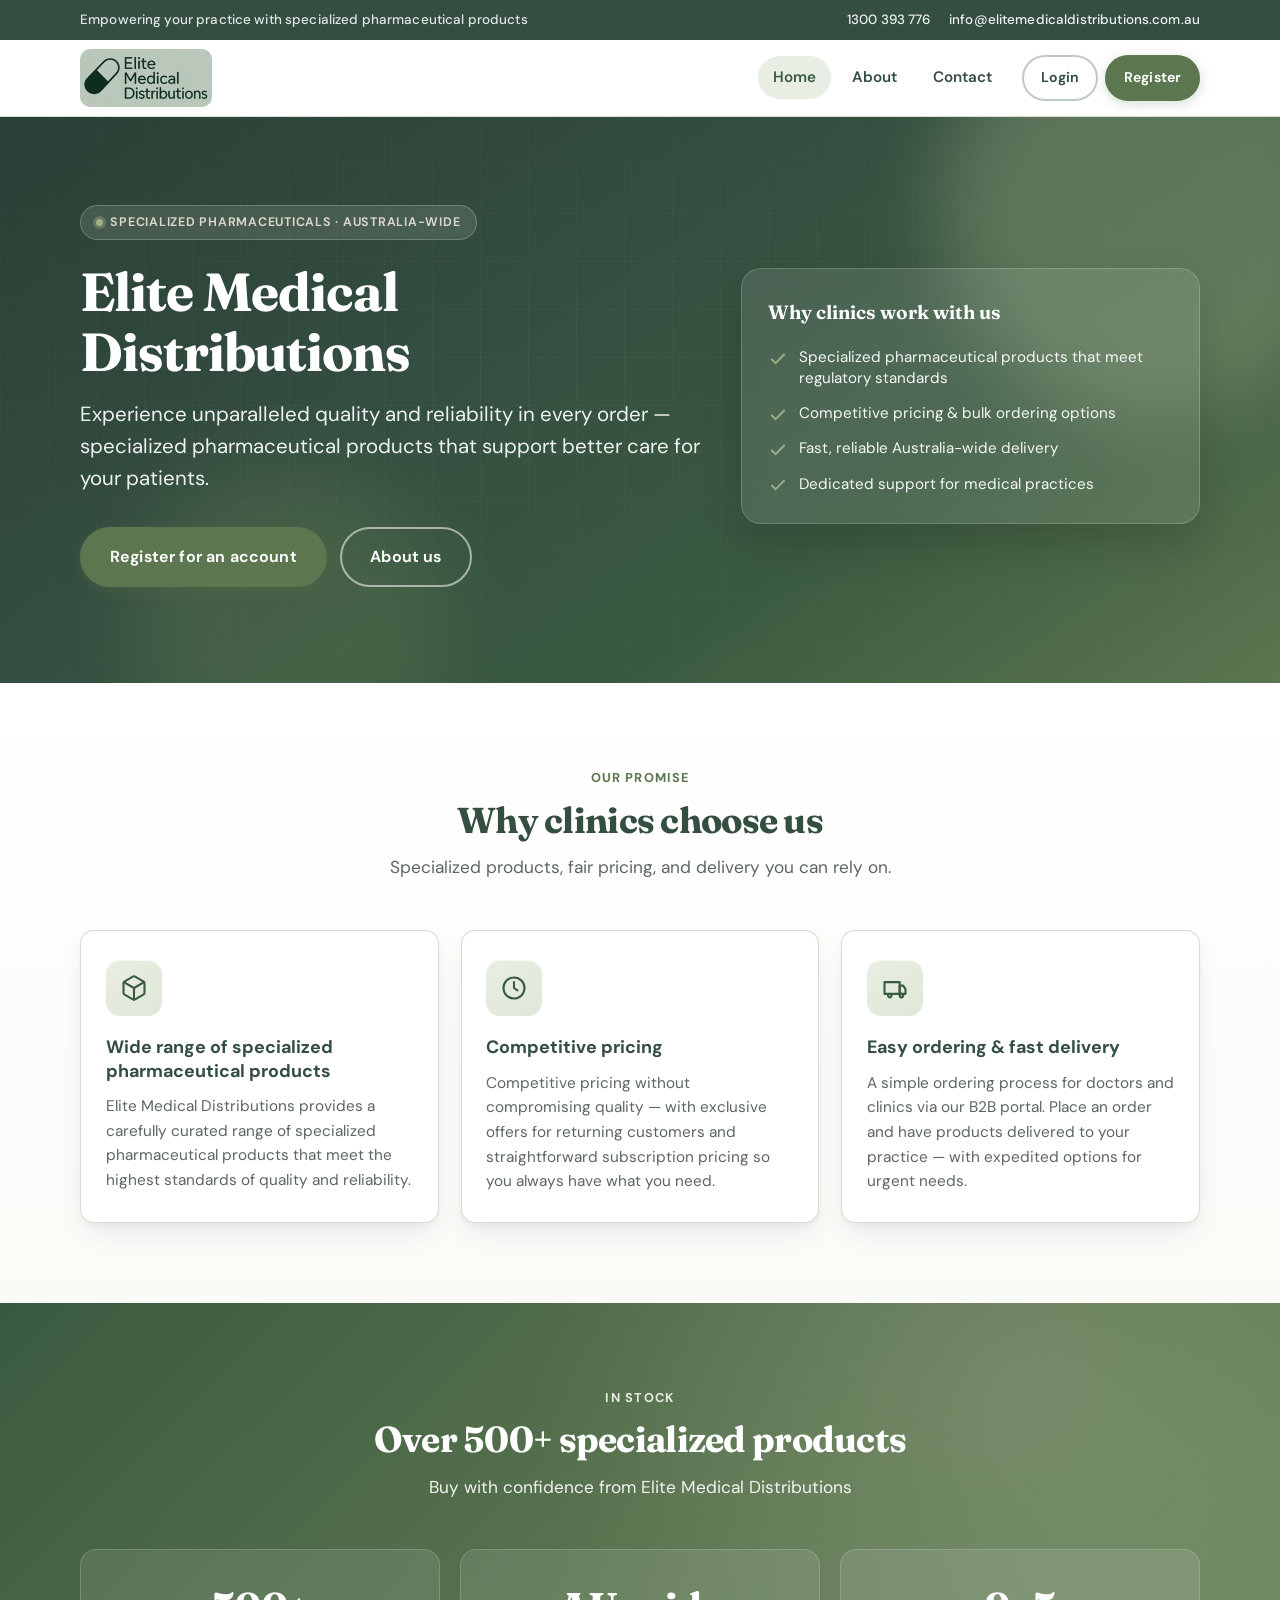
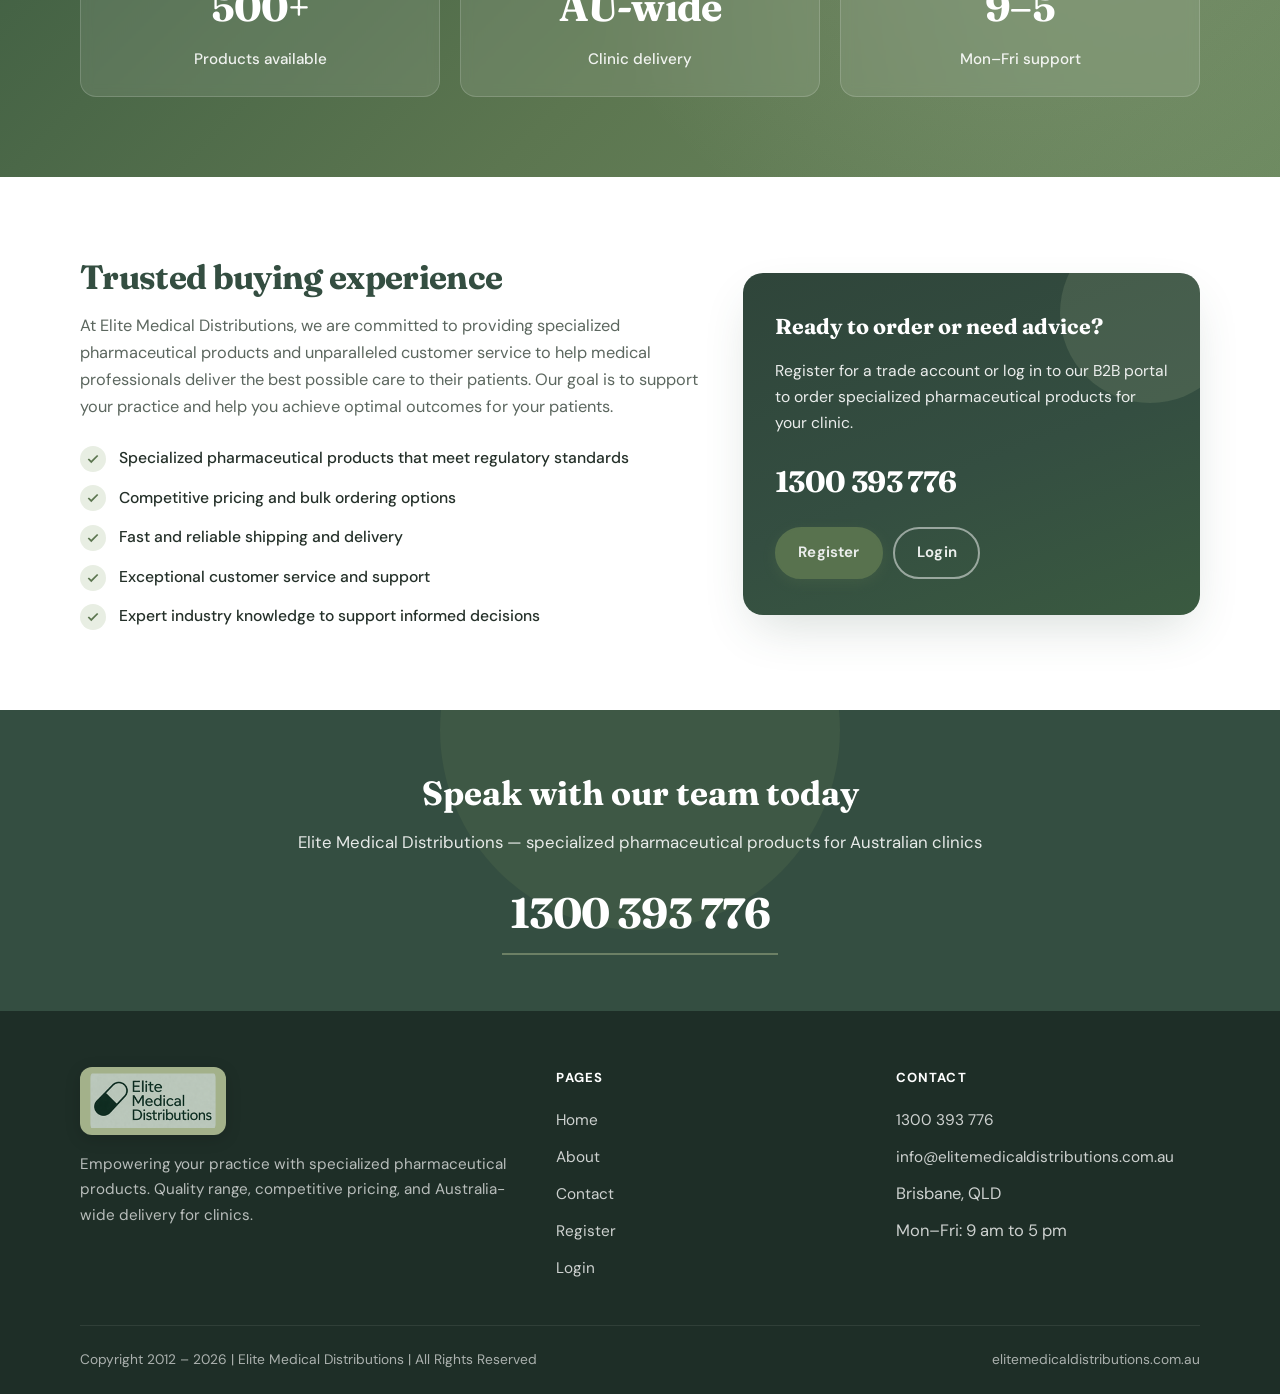
<file: index.html>
<!DOCTYPE html>
<html lang="en-AU">
  <head>
    <meta charset="utf-8" />
    <meta name="viewport" content="width=device-width, initial-scale=1" />
    <title>Elite Medical Distributions – Specialized pharmaceutical products for clinics</title>
    <meta
      name="description"
      content="Elite Medical Distributions provides specialized pharmaceutical products to clinics Australia-wide. Competitive pricing, reliable delivery, exceptional service."
    />
    <link rel="canonical" href="https://www.elitemedicaldistributions.com.au/" />
    <meta name="theme-color" content="#344E41" />
    <meta property="og:title" content="Elite Medical Distributions" />
    <meta property="og:description" content="Empowering your practice with specialized pharmaceutical products" />
    <meta property="og:type" content="website" />
    <meta property="og:url" content="https://www.elitemedicaldistributions.com.au/" />
    <meta property="og:image" content="https://www.elitemedicaldistributions.com.au/assets/emd-logo.png" />
    <link rel="icon" href="/assets/favicon.svg" type="image/svg+xml" />
    <link rel="apple-touch-icon" href="/assets/emd-logo.png" />
    <link rel="stylesheet" href="/css/styles.css" />
  </head>
  <body>
    <div class="topbar">
      <div class="container">
        <p class="topbar-tagline">Empowering your practice with specialized pharmaceutical products</p>
        <div class="topbar-contact">
          <a href="tel:1300393776">1300 393 776</a>
          <a href="mailto:info@elitemedicaldistributions.com.au">info@elitemedicaldistributions.com.au</a>
        </div>
      </div>
    </div>

    <header class="site-header is-sticky">
      <div class="container header-inner">
        <a class="logo" href="/">
          <img class="logo-img" src="/assets/emd-logo.png" width="280" height="80" alt="Elite Medical Distributions" />
        </a>
        <button class="nav-toggle" type="button" aria-label="Open menu" aria-expanded="false">
          <span></span><span></span><span></span>
        </button>
        <nav class="nav" aria-label="Main">
          <a href="/" class="active">Home</a>
          <a href="/about">About</a>
          <a href="/contact">Contact</a>
          <div class="nav-actions">
            <a class="btn btn-login" data-b2b-login href="https://portal.elitemedicaldistributions.com.au">Login</a>
            <a class="btn btn-register" href="/register">Register</a>
          </div>
        </nav>
      </div>
    </header>

    <main>
      <section class="hero">
        <div class="hero-bg" aria-hidden="true">
          <div class="blob blob-1"></div>
          <div class="blob blob-2"></div>
          <div class="grid"></div>
        </div>
        <div class="container">
          <div>
            <span class="hero-eyebrow">Specialized pharmaceuticals · Australia-wide</span>
            <h1>Elite Medical Distributions</h1>
            <p class="hero-lead">
              Experience unparalleled quality and reliability in every order — specialized
              pharmaceutical products that support better care for your patients.
            </p>
            <div class="hero-actions">
              <a class="btn btn-primary btn-lg" href="/register">Register for an account</a>
              <a class="btn btn-outline btn-lg" href="/about">About us</a>
            </div>
          </div>
          <aside class="hero-card">
            <h2>Why clinics work with us</h2>
            <ul>
              <li>
                <svg viewBox="0 0 24 24" width="20" height="20" fill="none" stroke="currentColor" stroke-width="2.2" aria-hidden="true"><path d="M20 6L9 17l-5-5"/></svg>
                Specialized pharmaceutical products that meet regulatory standards
              </li>
              <li>
                <svg viewBox="0 0 24 24" width="20" height="20" fill="none" stroke="currentColor" stroke-width="2.2" aria-hidden="true"><path d="M20 6L9 17l-5-5"/></svg>
                Competitive pricing &amp; bulk ordering options
              </li>
              <li>
                <svg viewBox="0 0 24 24" width="20" height="20" fill="none" stroke="currentColor" stroke-width="2.2" aria-hidden="true"><path d="M20 6L9 17l-5-5"/></svg>
                Fast, reliable Australia-wide delivery
              </li>
              <li>
                <svg viewBox="0 0 24 24" width="20" height="20" fill="none" stroke="currentColor" stroke-width="2.2" aria-hidden="true"><path d="M20 6L9 17l-5-5"/></svg>
                Dedicated support for medical practices
              </li>
            </ul>
          </aside>
        </div>
      </section>

      <section class="section section-soft">
        <div class="container">
          <div class="section-header">
            <span class="eyebrow">Our promise</span>
            <h2>Why clinics choose us</h2>
            <p>Specialized products, fair pricing, and delivery you can rely on.</p>
          </div>
          <div class="features">
            <article class="feature-card">
              <div class="feature-icon" aria-hidden="true">
                <svg viewBox="0 0 24 24" fill="none" stroke="currentColor" stroke-width="1.8" stroke-linecap="round" stroke-linejoin="round">
                  <path d="M21 16V8a2 2 0 0 0-1-1.73l-7-4a2 2 0 0 0-2 0l-7 4A2 2 0 0 0 3 8v8a2 2 0 0 0 1 1.73l7 4a2 2 0 0 0 2 0l7-4A2 2 0 0 0 21 16z"/>
                  <path d="M3.3 7L12 12l8.7-5"/>
                  <path d="M12 22V12"/>
                </svg>
              </div>
              <h3>Wide range of specialized pharmaceutical products</h3>
              <p>
                Elite Medical Distributions provides a carefully curated range of specialized
                pharmaceutical products that meet the highest standards of quality and reliability.
              </p>
            </article>
            <article class="feature-card">
              <div class="feature-icon" aria-hidden="true">
                <svg viewBox="0 0 24 24" fill="none" stroke="currentColor" stroke-width="1.8" stroke-linecap="round" stroke-linejoin="round">
                  <circle cx="12" cy="12" r="9"/>
                  <path d="M12 7v5l3 2"/>
                </svg>
              </div>
              <h3>Competitive pricing</h3>
              <p>
                Competitive pricing without compromising quality — with exclusive offers for
                returning customers and straightforward subscription pricing so you always have
                what you need.
              </p>
            </article>
            <article class="feature-card">
              <div class="feature-icon" aria-hidden="true">
                <svg viewBox="0 0 24 24" fill="none" stroke="currentColor" stroke-width="1.8" stroke-linecap="round" stroke-linejoin="round">
                  <path d="M3 7h13v10H3z"/>
                  <path d="M16 10h3l2 3v4h-5V10z"/>
                  <circle cx="7.5" cy="18.5" r="1.5"/>
                  <circle cx="17.5" cy="18.5" r="1.5"/>
                </svg>
              </div>
              <h3>Easy ordering &amp; fast delivery</h3>
              <p>
                A simple ordering process for doctors and clinics via our B2B portal. Place an order
                and have products delivered to your practice — with expedited options for urgent needs.
              </p>
            </article>
          </div>
        </div>
      </section>

      <section class="section section-band">
        <div class="container">
          <div class="section-header">
            <span class="eyebrow">In stock</span>
            <h2>Over 500+ specialized products</h2>
            <p>Buy with confidence from Elite Medical Distributions</p>
          </div>
          <div class="stats">
            <div class="stat">
              <strong>500+</strong>
              <span>Products available</span>
            </div>
            <div class="stat">
              <strong>AU-wide</strong>
              <span>Clinic delivery</span>
            </div>
            <div class="stat">
              <strong>9–5</strong>
              <span>Mon–Fri support</span>
            </div>
          </div>
        </div>
      </section>

      <section class="section">
        <div class="container">
          <div class="trust-grid">
            <div>
              <h2>Trusted buying experience</h2>
              <p>
                At Elite Medical Distributions, we are committed to providing specialized
                pharmaceutical products and unparalleled customer service to help medical
                professionals deliver the best possible care to their patients. Our goal is to
                support your practice and help you achieve optimal outcomes for your patients.
              </p>
              <ul class="check-list">
                <li>
                  <span class="tick" aria-hidden="true"><svg viewBox="0 0 24 24" fill="none" stroke="currentColor" stroke-width="3"><path d="M20 6L9 17l-5-5"/></svg></span>
                  Specialized pharmaceutical products that meet regulatory standards
                </li>
                <li>
                  <span class="tick" aria-hidden="true"><svg viewBox="0 0 24 24" fill="none" stroke="currentColor" stroke-width="3"><path d="M20 6L9 17l-5-5"/></svg></span>
                  Competitive pricing and bulk ordering options
                </li>
                <li>
                  <span class="tick" aria-hidden="true"><svg viewBox="0 0 24 24" fill="none" stroke="currentColor" stroke-width="3"><path d="M20 6L9 17l-5-5"/></svg></span>
                  Fast and reliable shipping and delivery
                </li>
                <li>
                  <span class="tick" aria-hidden="true"><svg viewBox="0 0 24 24" fill="none" stroke="currentColor" stroke-width="3"><path d="M20 6L9 17l-5-5"/></svg></span>
                  Exceptional customer service and support
                </li>
                <li>
                  <span class="tick" aria-hidden="true"><svg viewBox="0 0 24 24" fill="none" stroke="currentColor" stroke-width="3"><path d="M20 6L9 17l-5-5"/></svg></span>
                  Expert industry knowledge to support informed decisions
                </li>
              </ul>
            </div>
            <aside class="trust-panel">
              <h3>Ready to order or need advice?</h3>
              <p>
                Register for a trade account or log in to our B2B portal to order specialized
                pharmaceutical products for your clinic.
              </p>
              <a class="phone" href="tel:1300393776">1300 393 776</a>
              <p style="margin-bottom: 0; display: flex; flex-wrap: wrap; gap: 0.65rem">
                <a class="btn btn-primary" href="/register">Register</a>
                <a class="btn btn-outline" data-b2b-login href="https://portal.elitemedicaldistributions.com.au">Login</a>
              </p>
            </aside>
          </div>
        </div>
      </section>

      <section class="cta-band">
        <div class="container">
          <h2>Speak with our team today</h2>
          <p>Elite Medical Distributions — specialized pharmaceutical products for Australian clinics</p>
          <a class="phone-lg" href="tel:1300393776">1300 393 776</a>
        </div>
      </section>
    </main>

    <footer class="site-footer">
      <div class="container">
        <div class="footer-grid">
          <div class="footer-brand">
            <a class="logo" href="/">
              <img class="logo-img logo-img--footer" src="/assets/emd-logo.png" width="240" height="68" alt="Elite Medical Distributions" />
            </a>
            <p>
              Empowering your practice with specialized pharmaceutical products. Quality range,
              competitive pricing, and Australia-wide delivery for clinics.
            </p>
          </div>
          <div class="footer-col">
            <h4>Pages</h4>
            <ul>
              <li><a href="/">Home</a></li>
              <li><a href="/about">About</a></li>
              <li><a href="/contact">Contact</a></li>
              <li><a href="/register">Register</a></li>
              <li><a data-b2b-login href="https://portal.elitemedicaldistributions.com.au">Login</a></li>
            </ul>
          </div>
          <div class="footer-col">
            <h4>Contact</h4>
            <ul>
              <li><a href="tel:1300393776">1300 393 776</a></li>
              <li><a href="mailto:info@elitemedicaldistributions.com.au">info@elitemedicaldistributions.com.au</a></li>
              <li>Brisbane, QLD</li>
              <li>Mon–Fri: 9 am to 5 pm</li>
            </ul>
          </div>
        </div>
        <div class="footer-bottom">
          <span>Copyright 2012 – 2026 | Elite Medical Distributions | All Rights Reserved</span>
          <span>elitemedicaldistributions.com.au</span>
        </div>
      </div>
    </footer>

    <script src="/js/config.js"></script>
    <script src="/js/main.js"></script>
  </body>
</html>
</file>
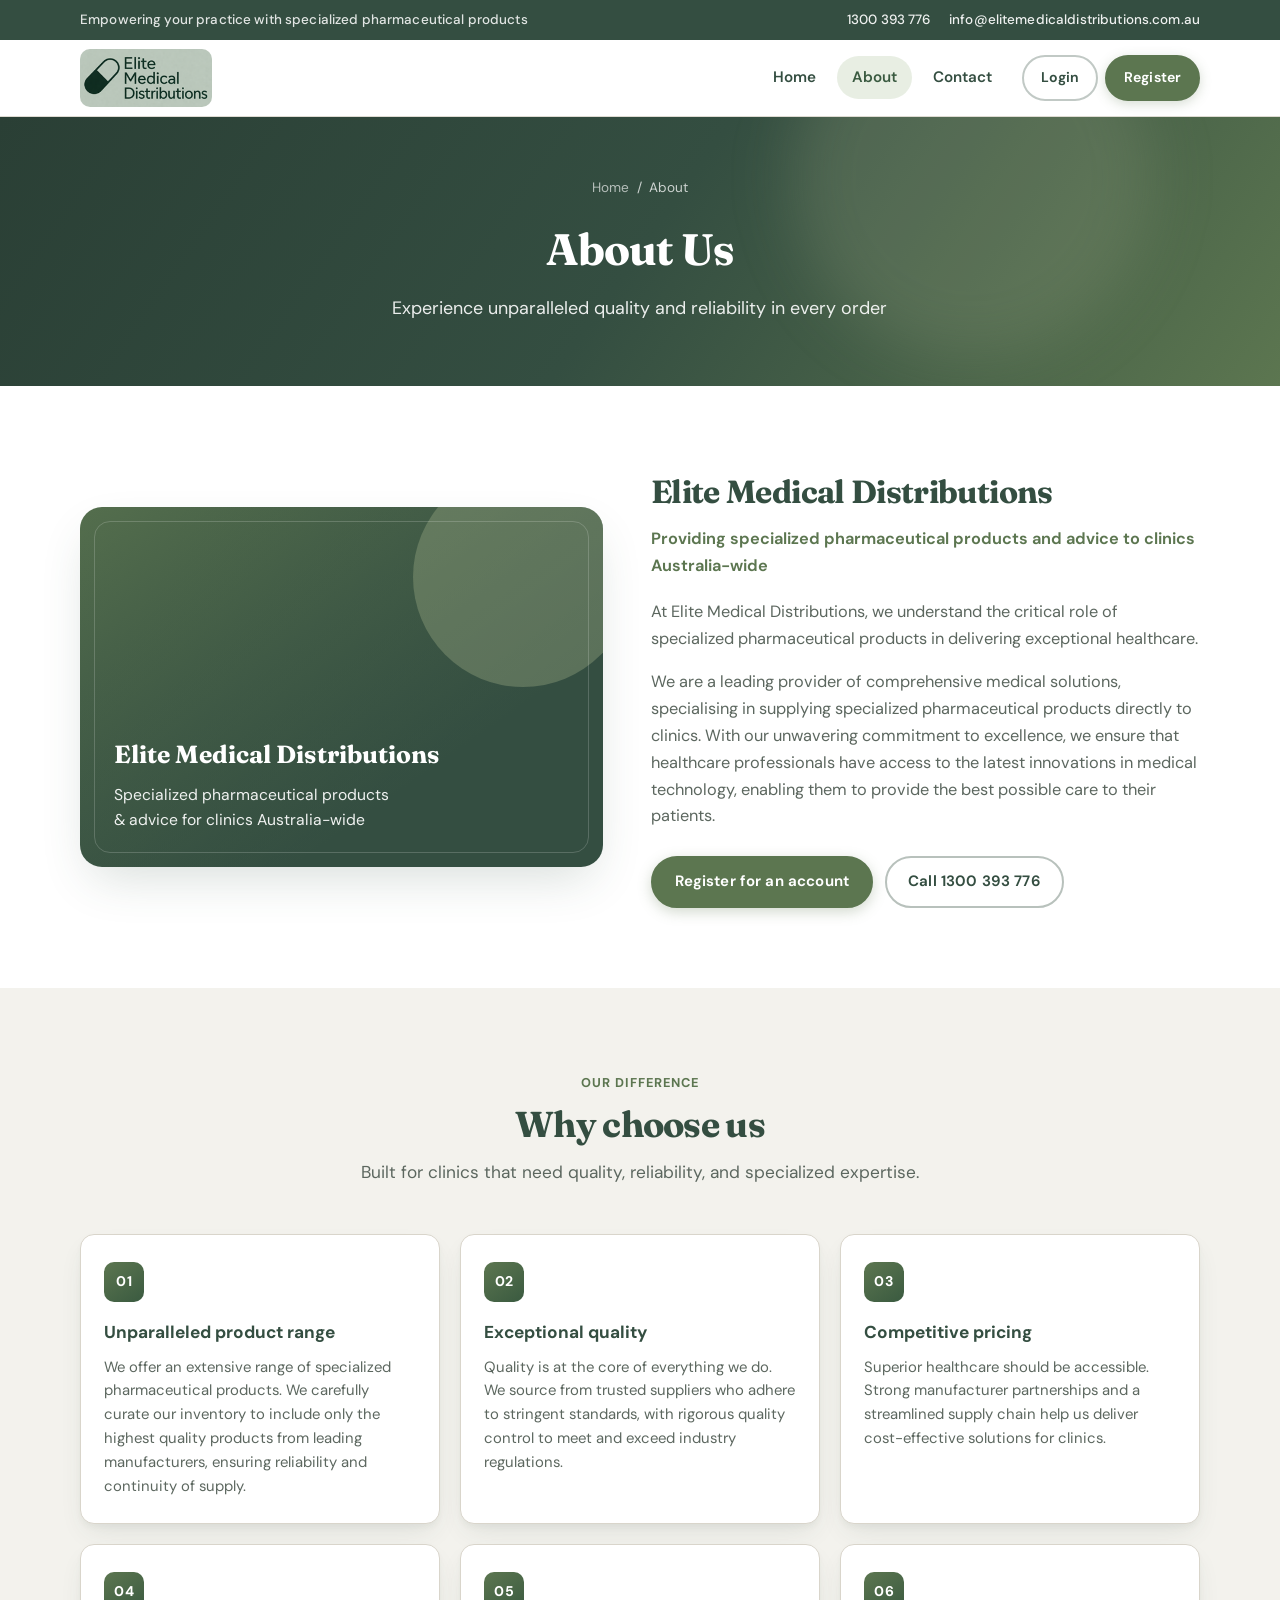
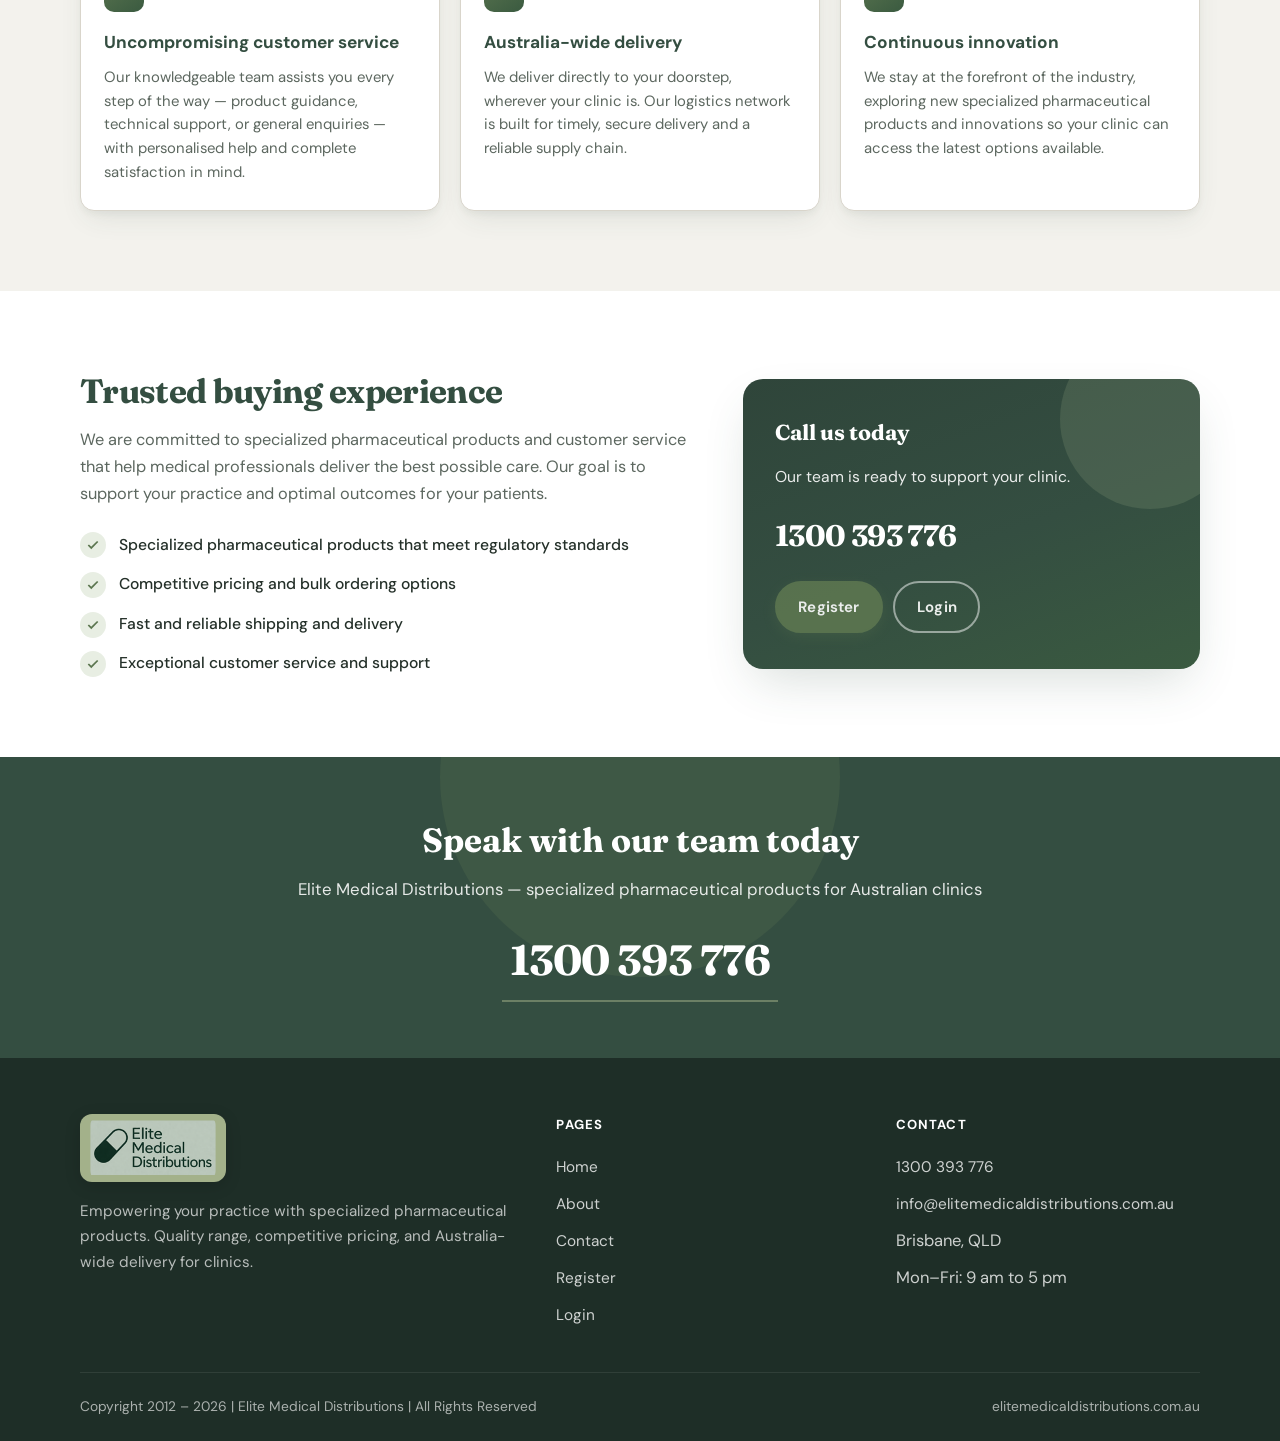
<file: about.html>
<!DOCTYPE html>
<html lang="en-AU">
  <head>
    <meta charset="utf-8" />
    <meta name="viewport" content="width=device-width, initial-scale=1" />
    <title>About Us – Elite Medical Distributions</title>
    <meta
      name="description"
      content="Elite Medical Distributions provides specialized pharmaceutical products and advice to clinics Australia-wide."
    />
    <link rel="canonical" href="https://www.elitemedicaldistributions.com.au/about" />
    <meta name="theme-color" content="#344E41" />
    <link rel="icon" href="/assets/favicon.svg" type="image/svg+xml" />
    <link rel="apple-touch-icon" href="/assets/emd-logo.png" />
    <link rel="stylesheet" href="/css/styles.css" />
  </head>
  <body>
    <div class="topbar">
      <div class="container">
        <p class="topbar-tagline">Empowering your practice with specialized pharmaceutical products</p>
        <div class="topbar-contact">
          <a href="tel:1300393776">1300 393 776</a>
          <a href="mailto:info@elitemedicaldistributions.com.au">info@elitemedicaldistributions.com.au</a>
        </div>
      </div>
    </div>

    <header class="site-header is-sticky">
      <div class="container header-inner">
        <a class="logo" href="/">
          <img class="logo-img" src="/assets/emd-logo.png" width="280" height="80" alt="Elite Medical Distributions" />
        </a>
        <button class="nav-toggle" type="button" aria-label="Open menu" aria-expanded="false">
          <span></span><span></span><span></span>
        </button>
        <nav class="nav" aria-label="Main">
          <a href="/">Home</a>
          <a href="/about" class="active">About</a>
          <a href="/contact">Contact</a>
          <div class="nav-actions">
            <a class="btn btn-login" data-b2b-login href="https://portal.elitemedicaldistributions.com.au">Login</a>
            <a class="btn btn-register" href="/register">Register</a>
          </div>
        </nav>
      </div>
    </header>

    <main>
      <section class="page-hero">
        <div class="container">
          <div class="breadcrumb">
            <a href="/">Home</a>
            <span aria-hidden="true">/</span>
            <span>About</span>
          </div>
          <h1>About Us</h1>
          <p>Experience unparalleled quality and reliability in every order</p>
        </div>
      </section>

      <section class="section">
        <div class="container">
          <div class="about-intro">
            <div class="about-visual">
              <strong>Elite Medical Distributions</strong>
              <span>Specialized pharmaceutical products &amp; advice for clinics Australia-wide</span>
            </div>
            <div class="about-copy">
              <h2>Elite Medical Distributions</h2>
              <p class="sub">
                Providing specialized pharmaceutical products and advice to clinics Australia-wide
              </p>
              <p>
                At Elite Medical Distributions, we understand the critical role of specialized
                pharmaceutical products in delivering exceptional healthcare.
              </p>
              <p>
                We are a leading provider of comprehensive medical solutions, specialising in
                supplying specialized pharmaceutical products directly to clinics. With our unwavering
                commitment to excellence, we ensure that healthcare professionals have access to
                the latest innovations in medical technology, enabling them to provide the best
                possible care to their patients.
              </p>
              <div class="about-actions">
                <a class="btn btn-primary" href="/register">Register for an account</a>
                <a class="btn btn-outline-dark" href="tel:1300393776">Call 1300 393 776</a>
              </div>
            </div>
          </div>
        </div>
      </section>

      <section class="section section-alt">
        <div class="container">
          <div class="section-header">
            <span class="eyebrow">Our difference</span>
            <h2>Why choose us</h2>
            <p>Built for clinics that need quality, reliability, and specialized expertise.</p>
          </div>
          <div class="why-grid">
            <article class="why-card">
              <span class="num">01</span>
              <h3>Unparalleled product range</h3>
              <p>
                We offer an extensive range of specialized pharmaceutical products. We carefully
                curate our inventory to include only the highest quality products from leading
                manufacturers, ensuring reliability and continuity of supply.
              </p>
            </article>
            <article class="why-card">
              <span class="num">02</span>
              <h3>Exceptional quality</h3>
              <p>
                Quality is at the core of everything we do. We source from trusted suppliers who
                adhere to stringent standards, with rigorous quality control to meet and exceed
                industry regulations.
              </p>
            </article>
            <article class="why-card">
              <span class="num">03</span>
              <h3>Competitive pricing</h3>
              <p>
                Superior healthcare should be accessible. Strong manufacturer partnerships and a
                streamlined supply chain help us deliver cost-effective solutions for clinics.
              </p>
            </article>
            <article class="why-card">
              <span class="num">04</span>
              <h3>Uncompromising customer service</h3>
              <p>
                Our knowledgeable team assists you every step of the way — product guidance,
                technical support, or general enquiries — with personalised help and complete
                satisfaction in mind.
              </p>
            </article>
            <article class="why-card">
              <span class="num">05</span>
              <h3>Australia-wide delivery</h3>
              <p>
                We deliver directly to your doorstep, wherever your clinic is. Our logistics network
                is built for timely, secure delivery and a reliable supply chain.
              </p>
            </article>
            <article class="why-card">
              <span class="num">06</span>
              <h3>Continuous innovation</h3>
              <p>
                We stay at the forefront of the industry, exploring new specialized pharmaceutical
                products and innovations so your clinic can access the latest options available.
              </p>
            </article>
          </div>
        </div>
      </section>

      <section class="section">
        <div class="container">
          <div class="trust-grid">
            <div>
              <h2>Trusted buying experience</h2>
              <p>
                We are committed to specialized pharmaceutical products and customer service that
                help medical professionals deliver the best possible care. Our goal is to support
                your practice and optimal outcomes for your patients.
              </p>
              <ul class="check-list">
                <li>
                  <span class="tick" aria-hidden="true"><svg viewBox="0 0 24 24" fill="none" stroke="currentColor" stroke-width="3"><path d="M20 6L9 17l-5-5"/></svg></span>
                  Specialized pharmaceutical products that meet regulatory standards
                </li>
                <li>
                  <span class="tick" aria-hidden="true"><svg viewBox="0 0 24 24" fill="none" stroke="currentColor" stroke-width="3"><path d="M20 6L9 17l-5-5"/></svg></span>
                  Competitive pricing and bulk ordering options
                </li>
                <li>
                  <span class="tick" aria-hidden="true"><svg viewBox="0 0 24 24" fill="none" stroke="currentColor" stroke-width="3"><path d="M20 6L9 17l-5-5"/></svg></span>
                  Fast and reliable shipping and delivery
                </li>
                <li>
                  <span class="tick" aria-hidden="true"><svg viewBox="0 0 24 24" fill="none" stroke="currentColor" stroke-width="3"><path d="M20 6L9 17l-5-5"/></svg></span>
                  Exceptional customer service and support
                </li>
              </ul>
            </div>
            <aside class="trust-panel">
              <h3>Call us today</h3>
              <p>Our team is ready to support your clinic.</p>
              <a class="phone" href="tel:1300393776">1300 393 776</a>
              <p style="margin-bottom: 0; display: flex; flex-wrap: wrap; gap: 0.65rem">
                <a class="btn btn-primary" href="/register">Register</a>
                <a class="btn btn-outline" data-b2b-login href="https://portal.elitemedicaldistributions.com.au">Login</a>
              </p>
            </aside>
          </div>
        </div>
      </section>

      <section class="cta-band">
        <div class="container">
          <h2>Speak with our team today</h2>
          <p>Elite Medical Distributions — specialized pharmaceutical products for Australian clinics</p>
          <a class="phone-lg" href="tel:1300393776">1300 393 776</a>
        </div>
      </section>
    </main>

    <footer class="site-footer">
      <div class="container">
        <div class="footer-grid">
          <div class="footer-brand">
            <a class="logo" href="/">
              <img class="logo-img logo-img--footer" src="/assets/emd-logo.png" width="240" height="68" alt="Elite Medical Distributions" />
            </a>
            <p>
              Empowering your practice with specialized pharmaceutical products. Quality range,
              competitive pricing, and Australia-wide delivery for clinics.
            </p>
          </div>
          <div class="footer-col">
            <h4>Pages</h4>
            <ul>
              <li><a href="/">Home</a></li>
              <li><a href="/about">About</a></li>
              <li><a href="/contact">Contact</a></li>
              <li><a href="/register">Register</a></li>
              <li><a data-b2b-login href="https://portal.elitemedicaldistributions.com.au">Login</a></li>
            </ul>
          </div>
          <div class="footer-col">
            <h4>Contact</h4>
            <ul>
              <li><a href="tel:1300393776">1300 393 776</a></li>
              <li><a href="mailto:info@elitemedicaldistributions.com.au">info@elitemedicaldistributions.com.au</a></li>
              <li>Brisbane, QLD</li>
              <li>Mon–Fri: 9 am to 5 pm</li>
            </ul>
          </div>
        </div>
        <div class="footer-bottom">
          <span>Copyright 2012 – 2026 | Elite Medical Distributions | All Rights Reserved</span>
          <span>elitemedicaldistributions.com.au</span>
        </div>
      </div>
    </footer>

    <script src="/js/config.js"></script>
    <script src="/js/main.js"></script>
  </body>
</html>
</file>
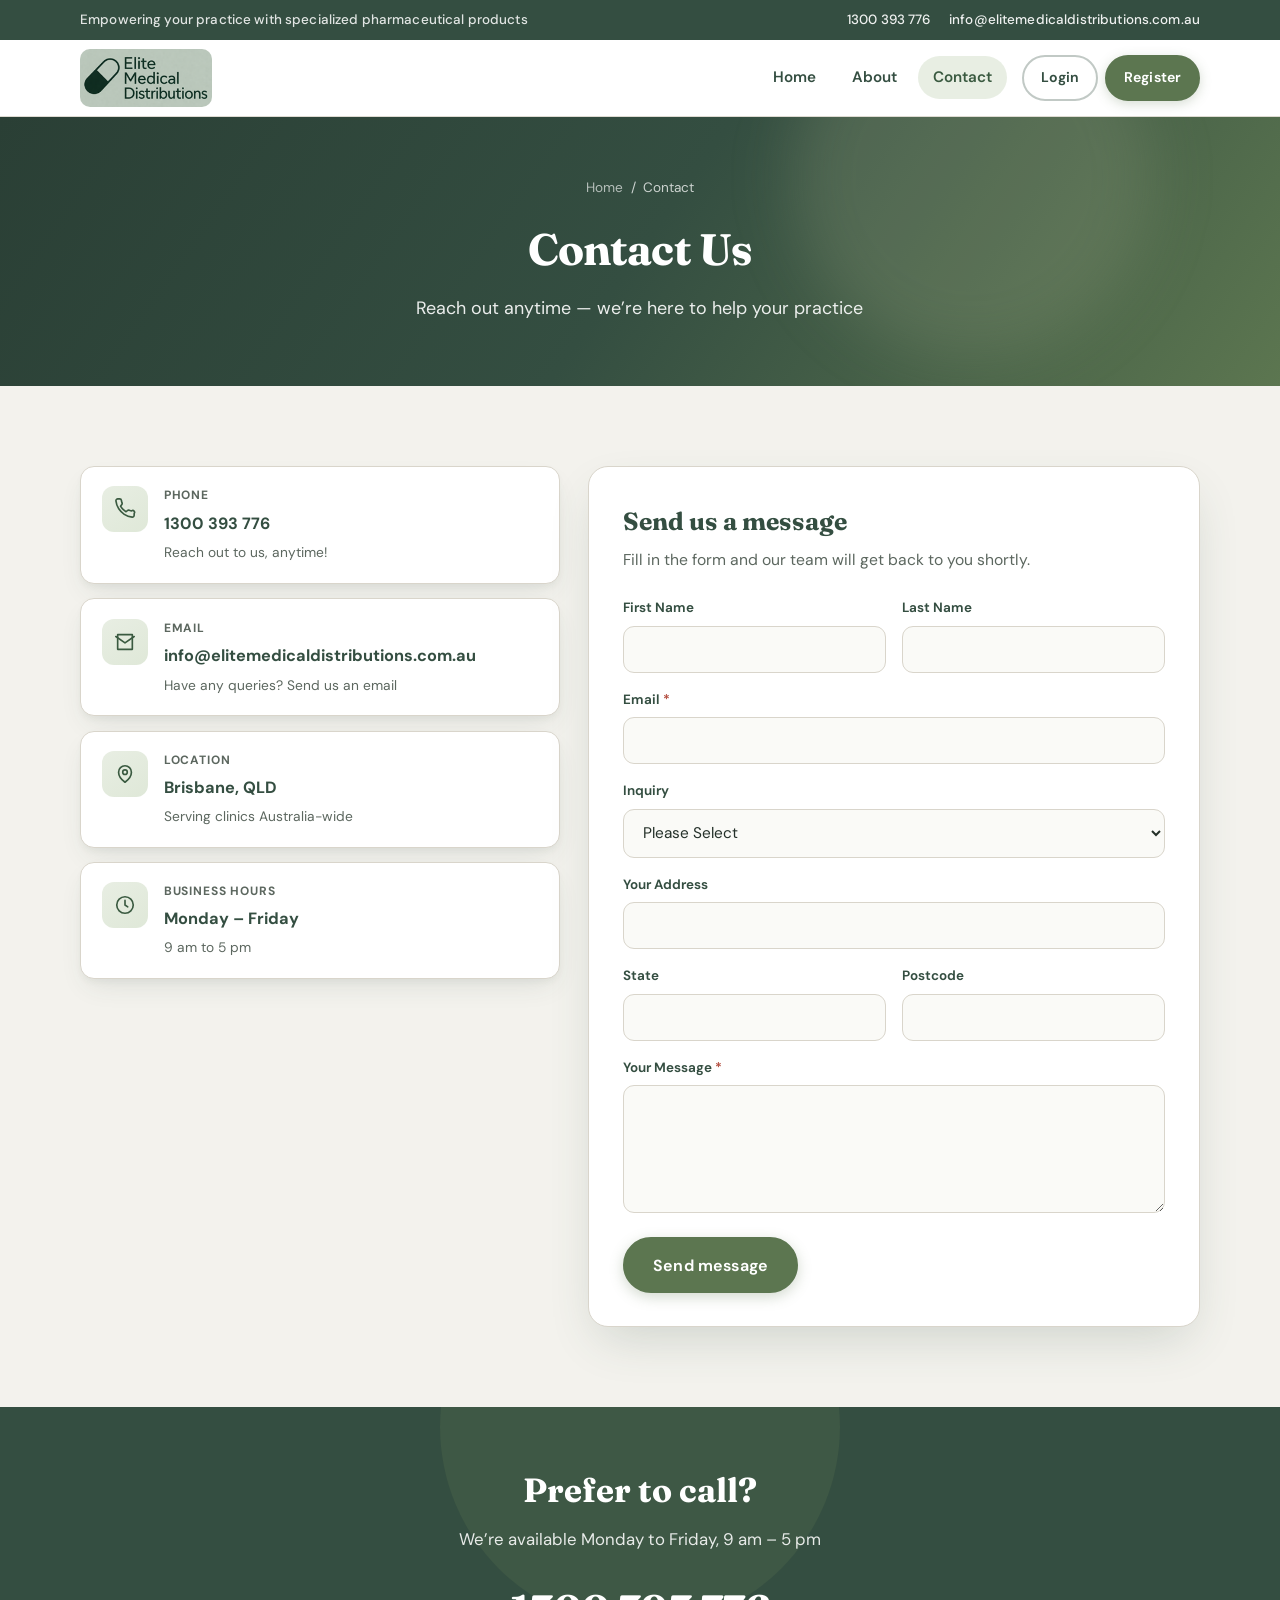
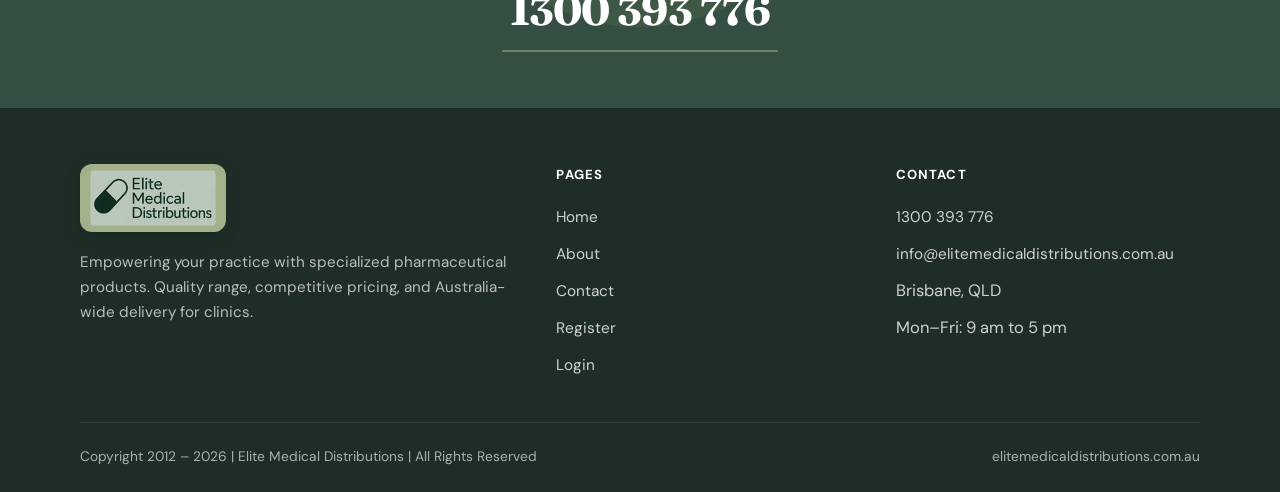
<file: contact.html>
<!DOCTYPE html>
<html lang="en-AU">
  <head>
    <meta charset="utf-8" />
    <meta name="viewport" content="width=device-width, initial-scale=1" />
    <title>Contact Us – Elite Medical Distributions</title>
    <meta
      name="description"
      content="Contact Elite Medical Distributions. Call 1300 393 776 or send a message. Brisbane, QLD."
    />
    <link rel="canonical" href="https://www.elitemedicaldistributions.com.au/contact" />
    <meta name="theme-color" content="#344E41" />
    <link rel="icon" href="/assets/favicon.svg" type="image/svg+xml" />
    <link rel="apple-touch-icon" href="/assets/emd-logo.png" />
    <link rel="stylesheet" href="/css/styles.css" />
  </head>
  <body>
    <div class="topbar">
      <div class="container">
        <p class="topbar-tagline">Empowering your practice with specialized pharmaceutical products</p>
        <div class="topbar-contact">
          <a href="tel:1300393776">1300 393 776</a>
          <a href="mailto:info@elitemedicaldistributions.com.au">info@elitemedicaldistributions.com.au</a>
        </div>
      </div>
    </div>

    <header class="site-header is-sticky">
      <div class="container header-inner">
        <a class="logo" href="/">
          <img class="logo-img" src="/assets/emd-logo.png" width="280" height="80" alt="Elite Medical Distributions" />
        </a>
        <button class="nav-toggle" type="button" aria-label="Open menu" aria-expanded="false">
          <span></span><span></span><span></span>
        </button>
        <nav class="nav" aria-label="Main">
          <a href="/">Home</a>
          <a href="/about">About</a>
          <a href="/contact" class="active">Contact</a>
          <div class="nav-actions">
            <a class="btn btn-login" data-b2b-login href="https://portal.elitemedicaldistributions.com.au">Login</a>
            <a class="btn btn-register" href="/register">Register</a>
          </div>
        </nav>
      </div>
    </header>

    <main>
      <section class="page-hero">
        <div class="container">
          <div class="breadcrumb">
            <a href="/">Home</a>
            <span aria-hidden="true">/</span>
            <span>Contact</span>
          </div>
          <h1>Contact Us</h1>
          <p>Reach out anytime — we’re here to help your practice</p>
        </div>
      </section>

      <section class="section section-alt">
        <div class="container">
          <div class="contact-grid">
            <div class="contact-cards">
              <div class="contact-card">
                <div class="icon" aria-hidden="true">
                  <svg viewBox="0 0 24 24" fill="none" stroke="currentColor" stroke-width="1.8" stroke-linecap="round" stroke-linejoin="round">
                    <path d="M22 16.9v2a2 2 0 0 1-2.2 2 19.8 19.8 0 0 1-8.6-3.1 19.5 19.5 0 0 1-6-6 19.8 19.8 0 0 1-3.1-8.7A2 2 0 0 1 4.1 1h2a2 2 0 0 1 2 1.7c.1.9.4 1.8.7 2.6a2 2 0 0 1-.5 2.1L7.1 8.9a16 16 0 0 0 6 6l1.5-1.2a2 2 0 0 1 2.1-.4c.8.3 1.7.6 2.6.7A2 2 0 0 1 22 16.9z"/>
                  </svg>
                </div>
                <div>
                  <h3>Phone</h3>
                  <a href="tel:1300393776">1300 393 776</a>
                  <p class="hint">Reach out to us, anytime!</p>
                </div>
              </div>
              <div class="contact-card">
                <div class="icon" aria-hidden="true">
                  <svg viewBox="0 0 24 24" fill="none" stroke="currentColor" stroke-width="1.8" stroke-linecap="round" stroke-linejoin="round">
                    <path d="M4 4h16v16H4z"/>
                    <path d="M22 6l-10 7L2 6"/>
                  </svg>
                </div>
                <div>
                  <h3>Email</h3>
                  <a href="mailto:info@elitemedicaldistributions.com.au">info@elitemedicaldistributions.com.au</a>
                  <p class="hint">Have any queries? Send us an email</p>
                </div>
              </div>
              <div class="contact-card">
                <div class="icon" aria-hidden="true">
                  <svg viewBox="0 0 24 24" fill="none" stroke="currentColor" stroke-width="1.8" stroke-linecap="round" stroke-linejoin="round">
                    <path d="M12 21s7-5.2 7-11a7 7 0 1 0-14 0c0 5.8 7 11 7 11z"/>
                    <circle cx="12" cy="10" r="2.5"/>
                  </svg>
                </div>
                <div>
                  <h3>Location</h3>
                  <p>Brisbane, QLD</p>
                  <p class="hint">Serving clinics Australia-wide</p>
                </div>
              </div>
              <div class="contact-card">
                <div class="icon" aria-hidden="true">
                  <svg viewBox="0 0 24 24" fill="none" stroke="currentColor" stroke-width="1.8" stroke-linecap="round" stroke-linejoin="round">
                    <circle cx="12" cy="12" r="9"/>
                    <path d="M12 7v5l3 2"/>
                  </svg>
                </div>
                <div>
                  <h3>Business Hours</h3>
                  <p>Monday – Friday</p>
                  <p class="hint">9 am to 5 pm</p>
                </div>
              </div>
            </div>

            <div class="form-card">
              <h2>Send us a message</h2>
              <p>Fill in the form and our team will get back to you shortly.</p>

              <form id="contact-form" action="#" method="POST" novalidate>
                <div class="form-row">
                  <div class="form-group">
                    <label for="firstName">First Name</label>
                    <input id="firstName" name="firstName" type="text" autocomplete="given-name" />
                  </div>
                  <div class="form-group">
                    <label for="lastName">Last Name</label>
                    <input id="lastName" name="lastName" type="text" autocomplete="family-name" />
                  </div>
                </div>

                <div class="form-group">
                  <label for="email">Email <span class="req">*</span></label>
                  <input id="email" name="email" type="email" required autocomplete="email" />
                </div>

                <div class="form-group">
                  <label for="inquiry">Inquiry</label>
                  <select id="inquiry" name="inquiry">
                    <option value="">Please Select</option>
                    <option value="Specialized pharmaceutical products">Specialized pharmaceutical products</option>
                    <option value="Consumables">Consumables</option>
                    <option value="Shipping">Shipping</option>
                    <option value="Account Query">Account Query</option>
                    <option value="General Inquiry">General Inquiry</option>
                  </select>
                </div>

                <div class="form-group">
                  <label for="address">Your Address</label>
                  <input id="address" name="address" type="text" autocomplete="street-address" />
                </div>

                <div class="form-row">
                  <div class="form-group">
                    <label for="state">State</label>
                    <input id="state" name="state" type="text" autocomplete="address-level1" />
                  </div>
                  <div class="form-group">
                    <label for="postcode">Postcode</label>
                    <input id="postcode" name="postcode" type="text" autocomplete="postal-code" />
                  </div>
                </div>

                <div class="form-group">
                  <label for="message">Your Message <span class="req">*</span></label>
                  <textarea id="message" name="message" required></textarea>
                </div>

                <button class="btn btn-primary btn-lg" type="submit">Send message</button>
                <div id="form-status" class="form-status" role="status" aria-live="polite"></div>
              </form>
            </div>
          </div>
        </div>
      </section>

      <section class="cta-band">
        <div class="container">
          <h2>Prefer to call?</h2>
          <p>We’re available Monday to Friday, 9 am – 5 pm</p>
          <a class="phone-lg" href="tel:1300393776">1300 393 776</a>
        </div>
      </section>
    </main>

    <footer class="site-footer">
      <div class="container">
        <div class="footer-grid">
          <div class="footer-brand">
            <a class="logo" href="/">
              <img class="logo-img logo-img--footer" src="/assets/emd-logo.png" width="240" height="68" alt="Elite Medical Distributions" />
            </a>
            <p>
              Empowering your practice with specialized pharmaceutical products. Quality range,
              competitive pricing, and Australia-wide delivery for clinics.
            </p>
          </div>
          <div class="footer-col">
            <h4>Pages</h4>
            <ul>
              <li><a href="/">Home</a></li>
              <li><a href="/about">About</a></li>
              <li><a href="/contact">Contact</a></li>
              <li><a href="/register">Register</a></li>
              <li><a data-b2b-login href="https://portal.elitemedicaldistributions.com.au">Login</a></li>
            </ul>
          </div>
          <div class="footer-col">
            <h4>Contact</h4>
            <ul>
              <li><a href="tel:1300393776">1300 393 776</a></li>
              <li><a href="mailto:info@elitemedicaldistributions.com.au">info@elitemedicaldistributions.com.au</a></li>
              <li>Brisbane, QLD</li>
              <li>Mon–Fri: 9 am to 5 pm</li>
            </ul>
          </div>
        </div>
        <div class="footer-bottom">
          <span>Copyright 2012 – 2026 | Elite Medical Distributions | All Rights Reserved</span>
          <span>elitemedicaldistributions.com.au</span>
        </div>
      </div>
    </footer>

    <script src="/js/config.js"></script>
    <script src="/js/main.js"></script>
  </body>
</html>
</file>
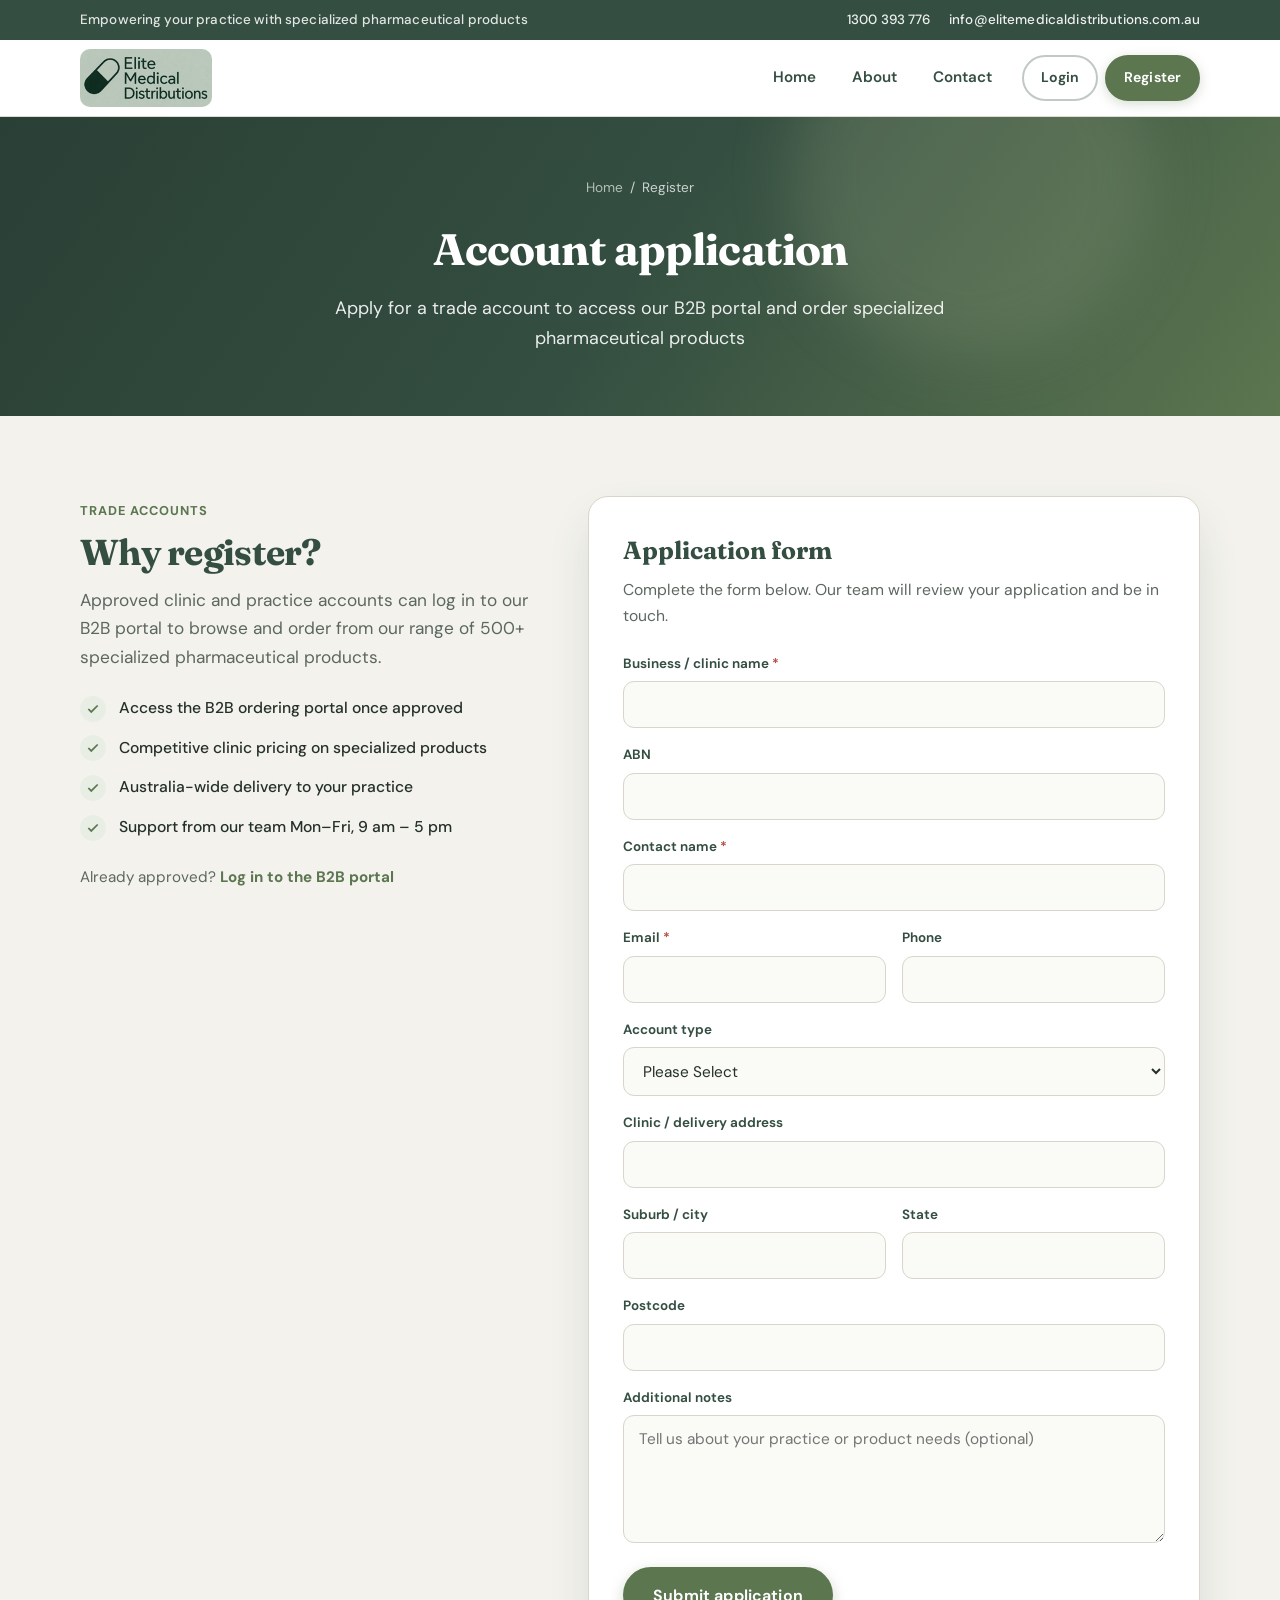
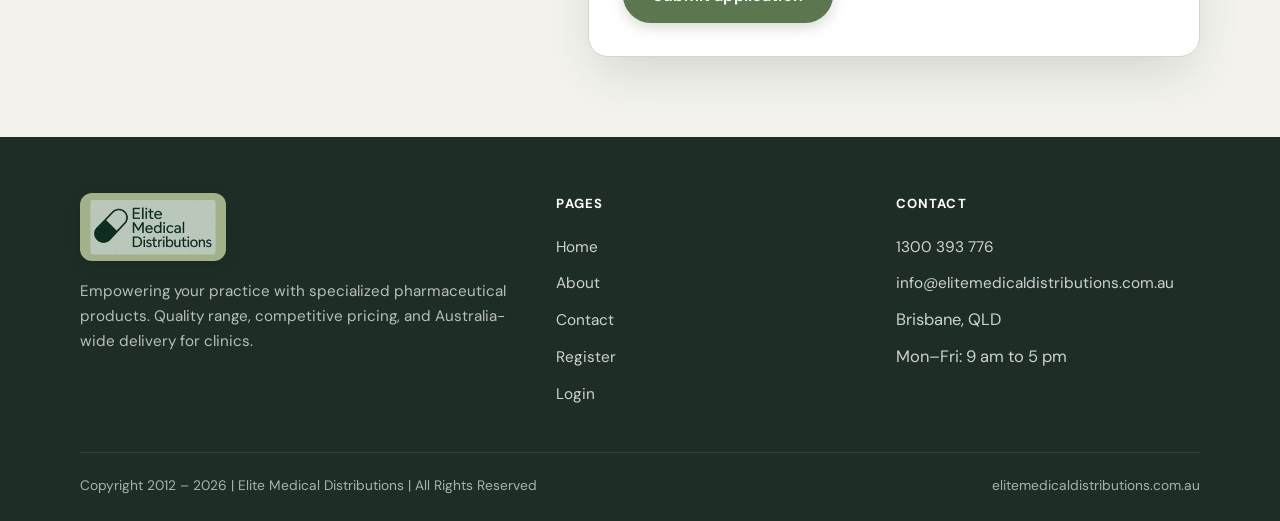
<file: register.html>
<!DOCTYPE html>
<html lang="en-AU">
  <head>
    <meta charset="utf-8" />
    <meta name="viewport" content="width=device-width, initial-scale=1" />
    <title>Register for an Account – Elite Medical Distributions</title>
    <meta
      name="description"
      content="Apply for a trade account with Elite Medical Distributions to order specialized pharmaceutical products for your clinic."
    />
    <link rel="canonical" href="https://www.elitemedicaldistributions.com.au/register" />
    <meta name="theme-color" content="#344E41" />
    <link rel="icon" href="/assets/favicon.svg" type="image/svg+xml" />
    <link rel="apple-touch-icon" href="/assets/emd-logo.png" />
    <link rel="stylesheet" href="/css/styles.css" />
  </head>
  <body>
    <div class="topbar">
      <div class="container">
        <p class="topbar-tagline">Empowering your practice with specialized pharmaceutical products</p>
        <div class="topbar-contact">
          <a href="tel:1300393776">1300 393 776</a>
          <a href="mailto:info@elitemedicaldistributions.com.au">info@elitemedicaldistributions.com.au</a>
        </div>
      </div>
    </div>

    <header class="site-header is-sticky">
      <div class="container header-inner">
        <a class="logo" href="/">
          <img class="logo-img" src="/assets/emd-logo.png" width="280" height="80" alt="Elite Medical Distributions" />
        </a>
        <button class="nav-toggle" type="button" aria-label="Open menu" aria-expanded="false">
          <span></span><span></span><span></span>
        </button>
        <nav class="nav" aria-label="Main">
          <a href="/">Home</a>
          <a href="/about">About</a>
          <a href="/contact">Contact</a>
          <div class="nav-actions">
            <a class="btn btn-login" data-b2b-login href="https://portal.elitemedicaldistributions.com.au">Login</a>
            <a class="btn btn-register" href="/register">Register</a>
          </div>
        </nav>
      </div>
    </header>

    <main>
      <section class="page-hero">
        <div class="container">
          <div class="breadcrumb">
            <a href="/">Home</a>
            <span aria-hidden="true">/</span>
            <span>Register</span>
          </div>
          <h1>Account application</h1>
          <p>Apply for a trade account to access our B2B portal and order specialized pharmaceutical products</p>
        </div>
      </section>

      <section class="section section-alt">
        <div class="container">
          <div class="contact-grid">
            <div>
              <div class="section-header" style="text-align: left; margin: 0 0 1.5rem">
                <span class="eyebrow">Trade accounts</span>
                <h2 style="text-align: left">Why register?</h2>
                <p style="text-align: left">
                  Approved clinic and practice accounts can log in to our B2B portal to browse and
                  order from our range of 500+ specialized pharmaceutical products.
                </p>
              </div>
              <ul class="check-list">
                <li>
                  <span class="tick" aria-hidden="true"><svg viewBox="0 0 24 24" fill="none" stroke="currentColor" stroke-width="3"><path d="M20 6L9 17l-5-5"/></svg></span>
                  Access the B2B ordering portal once approved
                </li>
                <li>
                  <span class="tick" aria-hidden="true"><svg viewBox="0 0 24 24" fill="none" stroke="currentColor" stroke-width="3"><path d="M20 6L9 17l-5-5"/></svg></span>
                  Competitive clinic pricing on specialized products
                </li>
                <li>
                  <span class="tick" aria-hidden="true"><svg viewBox="0 0 24 24" fill="none" stroke="currentColor" stroke-width="3"><path d="M20 6L9 17l-5-5"/></svg></span>
                  Australia-wide delivery to your practice
                </li>
                <li>
                  <span class="tick" aria-hidden="true"><svg viewBox="0 0 24 24" fill="none" stroke="currentColor" stroke-width="3"><path d="M20 6L9 17l-5-5"/></svg></span>
                  Support from our team Mon–Fri, 9 am – 5 pm
                </li>
              </ul>
              <p style="margin-top: 1.5rem; color: var(--text-muted); font-size: 0.95rem">
                Already approved?
                <a data-b2b-login href="https://portal.elitemedicaldistributions.com.au"><strong>Log in to the B2B portal</strong></a>
              </p>
            </div>

            <div class="form-card">
              <h2>Application form</h2>
              <p>Complete the form below. Our team will review your application and be in touch.</p>

              <form id="register-form" action="#" method="POST" novalidate>
                <div class="form-group">
                  <label for="businessName">Business / clinic name <span class="req">*</span></label>
                  <input id="businessName" name="businessName" type="text" required autocomplete="organization" />
                </div>

                <div class="form-group">
                  <label for="abn">ABN</label>
                  <input id="abn" name="abn" type="text" inputmode="numeric" autocomplete="off" />
                </div>

                <div class="form-group">
                  <label for="contactName">Contact name <span class="req">*</span></label>
                  <input id="contactName" name="contactName" type="text" required autocomplete="name" />
                </div>

                <div class="form-row">
                  <div class="form-group">
                    <label for="email">Email <span class="req">*</span></label>
                    <input id="email" name="email" type="email" required autocomplete="email" />
                  </div>
                  <div class="form-group">
                    <label for="phone">Phone</label>
                    <input id="phone" name="phone" type="tel" autocomplete="tel" />
                  </div>
                </div>

                <div class="form-group">
                  <label for="accountType">Account type</label>
                  <select id="accountType" name="accountType">
                    <option value="">Please Select</option>
                    <option value="Medical clinic">Medical clinic</option>
                    <option value="Specialist practice">Specialist practice</option>
                    <option value="Hospital / day surgery">Hospital / day surgery</option>
                    <option value="Allied health">Allied health</option>
                    <option value="Other">Other</option>
                  </select>
                </div>

                <div class="form-group">
                  <label for="address">Clinic / delivery address</label>
                  <input id="address" name="address" type="text" autocomplete="street-address" />
                </div>

                <div class="form-row">
                  <div class="form-group">
                    <label for="suburb">Suburb / city</label>
                    <input id="suburb" name="suburb" type="text" autocomplete="address-level2" />
                  </div>
                  <div class="form-group">
                    <label for="state">State</label>
                    <input id="state" name="state" type="text" autocomplete="address-level1" />
                  </div>
                </div>

                <div class="form-group">
                  <label for="postcode">Postcode</label>
                  <input id="postcode" name="postcode" type="text" autocomplete="postal-code" />
                </div>

                <div class="form-group">
                  <label for="notes">Additional notes</label>
                  <textarea id="notes" name="notes" placeholder="Tell us about your practice or product needs (optional)"></textarea>
                </div>

                <button class="btn btn-primary btn-lg" type="submit">Submit application</button>
                <div id="register-status" class="form-status" role="status" aria-live="polite"></div>
              </form>
            </div>
          </div>
        </div>
      </section>
    </main>

    <footer class="site-footer">
      <div class="container">
        <div class="footer-grid">
          <div class="footer-brand">
            <a class="logo" href="/">
              <img class="logo-img logo-img--footer" src="/assets/emd-logo.png" width="240" height="68" alt="Elite Medical Distributions" />
            </a>
            <p>
              Empowering your practice with specialized pharmaceutical products. Quality range,
              competitive pricing, and Australia-wide delivery for clinics.
            </p>
          </div>
          <div class="footer-col">
            <h4>Pages</h4>
            <ul>
              <li><a href="/">Home</a></li>
              <li><a href="/about">About</a></li>
              <li><a href="/contact">Contact</a></li>
              <li><a href="/register">Register</a></li>
              <li><a data-b2b-login href="https://portal.elitemedicaldistributions.com.au">Login</a></li>
            </ul>
          </div>
          <div class="footer-col">
            <h4>Contact</h4>
            <ul>
              <li><a href="tel:1300393776">1300 393 776</a></li>
              <li><a href="mailto:info@elitemedicaldistributions.com.au">info@elitemedicaldistributions.com.au</a></li>
              <li>Brisbane, QLD</li>
              <li>Mon–Fri: 9 am to 5 pm</li>
            </ul>
          </div>
        </div>
        <div class="footer-bottom">
          <span>Copyright 2012 – 2026 | Elite Medical Distributions | All Rights Reserved</span>
          <span>elitemedicaldistributions.com.au</span>
        </div>
      </div>
    </footer>

    <script src="/js/config.js"></script>
    <script src="/js/main.js"></script>
  </body>
</html>
</file>
<file: css/styles.css>
/* Elite Medical Distributions — Forest Sage brand
   #DAD7CD Timberwolf | #A3B18A Sage | #5C7650 Reseda | #3A5A40 Hunter | #344E41 Brunswick
*/
@import url("https://fonts.googleapis.com/css2?family=DM+Sans:ital,opsz,wght@0,9..40,400;0,9..40,500;0,9..40,600;0,9..40,700;0,9..40,800;1,9..40,400&family=Fraunces:opsz,wght@9..144,600;9..144,700&display=swap");

:root {
  --timberwolf: #dad7cd;
  --sage: #a3b18a;
  --reseda: #5c7650;
  --hunter: #3a5a40;
  --brunswick: #344e41;

  --text: #243029;
  --text-muted: #5c675f;
  --white: #ffffff;
  --off-white: #f3f2ed;
  --surface: #fafaf7;
  --border: #d9d5cb;
  --shadow: 0 4px 6px -1px rgba(52, 78, 65, 0.05), 0 12px 28px -8px rgba(52, 78, 65, 0.12);
  --shadow-lg: 0 20px 50px -12px rgba(52, 78, 65, 0.2);
  --radius: 14px;
  --radius-sm: 10px;
  --font: "DM Sans", system-ui, -apple-system, sans-serif;
  --font-display: "Fraunces", Georgia, "Times New Roman", serif;
  --max: 1120px;
  --header-h: 76px;
}

*,
*::before,
*::after {
  box-sizing: border-box;
  margin: 0;
  padding: 0;
}

html {
  scroll-behavior: smooth;
}

body {
  font-family: var(--font);
  color: var(--text);
  background: var(--white);
  line-height: 1.65;
  font-size: 16.5px;
  -webkit-font-smoothing: antialiased;
}

img {
  max-width: 100%;
  height: auto;
  display: block;
}

a {
  color: var(--reseda);
  text-decoration: none;
  transition: color 0.2s ease, background 0.2s ease, border-color 0.2s ease, box-shadow 0.2s ease, transform 0.2s ease;
}

a:hover {
  color: var(--hunter);
}

ul {
  list-style: none;
}

.container {
  width: min(100% - 2.5rem, var(--max));
  margin-inline: auto;
}

/* —— Top bar —— */
.topbar {
  background: var(--brunswick);
  color: rgba(255, 255, 255, 0.9);
  font-size: 0.84rem;
  padding: 0.55rem 0;
  letter-spacing: 0.01em;
}

.topbar .container {
  display: flex;
  flex-wrap: wrap;
  justify-content: space-between;
  align-items: center;
  gap: 0.5rem 1.5rem;
}

.topbar a {
  color: rgba(255, 255, 255, 0.92);
  font-weight: 500;
}

.topbar a:hover {
  color: var(--timberwolf);
}

.topbar-tagline {
  font-weight: 500;
  opacity: 0.95;
}

.topbar-contact {
  display: flex;
  flex-wrap: wrap;
  gap: 1.15rem;
}

.topbar-contact a {
  display: inline-flex;
  align-items: center;
  gap: 0.35rem;
}

/* —— Header —— */
.site-header {
  background: rgba(255, 255, 255, 0.92);
  backdrop-filter: blur(12px);
  -webkit-backdrop-filter: blur(12px);
  border-bottom: 1px solid rgba(217, 213, 203, 0.85);
  position: sticky;
  top: 0;
  z-index: 100;
}

.header-inner {
  display: flex;
  align-items: center;
  justify-content: space-between;
  gap: 1rem;
  min-height: var(--header-h);
  padding: 0.5rem 0;
}

.logo {
  display: flex;
  align-items: center;
  flex-shrink: 0;
}

.logo-img {
  height: 58px;
  width: auto;
  max-width: min(260px, 48vw);
  object-fit: contain;
  border-radius: 10px;
}

.logo-img--footer {
  height: 68px;
  max-width: 240px;
  background: var(--sage);
  border-radius: 12px;
  padding: 0.4rem 0.65rem;
  box-shadow: 0 4px 16px rgba(0, 0, 0, 0.15);
}

.nav-toggle {
  display: none;
  background: var(--surface);
  border: 1px solid var(--border);
  border-radius: 10px;
  padding: 0.55rem 0.7rem;
  cursor: pointer;
  color: var(--brunswick);
}

.nav-toggle span {
  display: block;
  width: 22px;
  height: 2px;
  background: currentColor;
  margin: 5px 0;
  border-radius: 1px;
}

.nav {
  display: flex;
  align-items: center;
  gap: 0.15rem 0.35rem;
}

.nav a:not(.btn) {
  color: var(--brunswick);
  font-weight: 600;
  font-size: 0.95rem;
  padding: 0.55rem 0.95rem;
  border-radius: 999px;
}

.nav a:not(.btn):hover {
  background: var(--teal-light, #e8eee3);
  color: var(--hunter);
}

.nav a.active:not(.btn) {
  background: #e8eee3;
  color: var(--hunter);
}

.btn {
  display: inline-flex;
  align-items: center;
  justify-content: center;
  gap: 0.45rem;
  padding: 0.72rem 1.35rem;
  border-radius: 999px;
  font-weight: 650;
  font-size: 0.94rem;
  border: 2px solid transparent;
  cursor: pointer;
  text-decoration: none;
  transition: all 0.2s ease;
  font-family: inherit;
  letter-spacing: 0.01em;
}

.btn-primary {
  background: var(--reseda);
  color: var(--white);
  border-color: var(--reseda);
  box-shadow: 0 4px 14px rgba(92, 118, 80, 0.28);
}

.btn-primary:hover {
  background: var(--hunter);
  border-color: var(--hunter);
  color: var(--white);
  transform: translateY(-1px);
  box-shadow: 0 8px 20px rgba(58, 90, 64, 0.3);
}

.btn-outline {
  background: transparent;
  color: var(--white);
  border-color: rgba(255, 255, 255, 0.55);
}

.btn-outline:hover {
  background: var(--white);
  color: var(--brunswick);
  border-color: var(--white);
}

.btn-outline-dark {
  background: transparent;
  color: var(--brunswick);
  border-color: rgba(52, 78, 65, 0.35);
}

.btn-outline-dark:hover {
  background: var(--brunswick);
  color: var(--white);
  border-color: var(--brunswick);
}

.btn-lg {
  padding: 0.95rem 1.75rem;
  font-size: 1rem;
}

.nav-actions {
  display: flex;
  align-items: center;
  gap: 0.45rem;
  margin-left: 0.55rem;
}

.nav-actions .btn {
  padding: 0.58rem 1.05rem;
  font-size: 0.88rem;
}

.btn-login {
  background: transparent;
  color: var(--brunswick);
  border-color: rgba(52, 78, 65, 0.3);
}

.btn-login:hover {
  background: var(--brunswick);
  color: var(--white);
  border-color: var(--brunswick);
}

.btn-register {
  background: var(--reseda);
  color: var(--white);
  border-color: var(--reseda);
  box-shadow: 0 3px 12px rgba(92, 118, 80, 0.25);
}

.btn-register:hover {
  background: var(--hunter);
  border-color: var(--hunter);
  color: var(--white);
}

/* —— Hero —— */
.hero {
  position: relative;
  color: var(--white);
  padding: 5.5rem 0 6rem;
  overflow: hidden;
  background: linear-gradient(145deg, #2a3f35 0%, #344e41 38%, #3a5a40 68%, #5c7650 100%);
}

.hero-bg {
  position: absolute;
  inset: 0;
  pointer-events: none;
}

.hero-bg .blob {
  position: absolute;
  border-radius: 50%;
  filter: blur(40px);
  opacity: 0.35;
}

.hero-bg .blob-1 {
  width: 420px;
  height: 420px;
  background: #a3b18a;
  top: -120px;
  right: -80px;
}

.hero-bg .blob-2 {
  width: 320px;
  height: 320px;
  background: #5c7650;
  bottom: -100px;
  left: 10%;
  opacity: 0.4;
}

.hero-bg .grid {
  position: absolute;
  inset: 0;
  background-image:
    linear-gradient(rgba(255, 255, 255, 0.04) 1px, transparent 1px),
    linear-gradient(90deg, rgba(255, 255, 255, 0.04) 1px, transparent 1px);
  background-size: 48px 48px;
  mask-image: radial-gradient(ellipse 80% 70% at 40% 40%, black, transparent);
}

.hero .container {
  position: relative;
  z-index: 1;
  display: grid;
  grid-template-columns: 1.15fr 0.85fr;
  gap: 2.5rem;
  align-items: center;
}

.hero-eyebrow {
  display: inline-flex;
  align-items: center;
  gap: 0.45rem;
  background: rgba(218, 215, 205, 0.14);
  border: 1px solid rgba(218, 215, 205, 0.28);
  padding: 0.4rem 0.95rem;
  border-radius: 999px;
  font-size: 0.78rem;
  font-weight: 650;
  letter-spacing: 0.06em;
  text-transform: uppercase;
  margin-bottom: 1.35rem;
  color: var(--timberwolf);
}

.hero-eyebrow::before {
  content: "";
  width: 7px;
  height: 7px;
  border-radius: 50%;
  background: var(--sage);
  box-shadow: 0 0 0 3px rgba(163, 177, 138, 0.35);
}

.hero h1 {
  font-family: var(--font-display);
  font-size: clamp(2.15rem, 4.6vw, 3.35rem);
  font-weight: 700;
  line-height: 1.12;
  letter-spacing: -0.02em;
  margin-bottom: 1.1rem;
}

.hero-lead {
  font-size: clamp(1.08rem, 2vw, 1.28rem);
  opacity: 0.92;
  margin-bottom: 2rem;
  max-width: 32em;
  font-weight: 400;
  line-height: 1.55;
}

.hero-actions {
  display: flex;
  flex-wrap: wrap;
  gap: 0.85rem;
}

.hero-card {
  background: rgba(255, 255, 255, 0.1);
  border: 1px solid rgba(255, 255, 255, 0.18);
  backdrop-filter: blur(10px);
  border-radius: 20px;
  padding: 1.75rem 1.6rem;
  box-shadow: 0 20px 40px rgba(0, 0, 0, 0.15);
}

.hero-card h2 {
  font-family: var(--font-display);
  font-size: 1.2rem;
  font-weight: 650;
  margin-bottom: 1.15rem;
}

.hero-card ul {
  display: flex;
  flex-direction: column;
  gap: 0.85rem;
}

.hero-card li {
  display: flex;
  align-items: flex-start;
  gap: 0.7rem;
  font-size: 0.95rem;
  line-height: 1.4;
  opacity: 0.95;
}

.hero-card li svg {
  flex-shrink: 0;
  margin-top: 0.1rem;
  color: var(--sage);
}

/* —— Page hero —— */
.page-hero {
  position: relative;
  overflow: hidden;
  background: linear-gradient(125deg, #2a3f35 0%, #344e41 50%, #5c7650 100%);
  color: var(--white);
  padding: 3.75rem 0 3.9rem;
  text-align: center;
}

.page-hero::before {
  content: "";
  position: absolute;
  width: 360px;
  height: 360px;
  border-radius: 50%;
  background: rgba(163, 177, 138, 0.2);
  filter: blur(30px);
  top: -120px;
  right: 10%;
}

.page-hero .container {
  position: relative;
  z-index: 1;
}

.page-hero h1 {
  font-family: var(--font-display);
  font-size: clamp(2rem, 3.8vw, 2.75rem);
  font-weight: 700;
  letter-spacing: -0.02em;
  margin-bottom: 0.55rem;
}

.page-hero p {
  opacity: 0.9;
  font-size: 1.12rem;
  max-width: 34em;
  margin-inline: auto;
}

.breadcrumb {
  display: flex;
  justify-content: center;
  gap: 0.45rem;
  font-size: 0.85rem;
  opacity: 0.75;
  margin-bottom: 0.85rem;
}

.breadcrumb a {
  color: rgba(255, 255, 255, 0.85);
}

.breadcrumb a:hover {
  color: white;
}

/* —— Sections —— */
.section {
  padding: 5rem 0;
}

.section-alt {
  background: var(--off-white);
}

.section-soft {
  background: linear-gradient(180deg, var(--white) 0%, var(--surface) 100%);
}

.section-band {
  background: linear-gradient(135deg, var(--hunter) 0%, var(--reseda) 55%, #6d8a60 100%);
  color: var(--white);
  text-align: center;
  position: relative;
  overflow: hidden;
}

.section-band::after {
  content: "";
  position: absolute;
  inset: 0;
  background: radial-gradient(circle at 80% 20%, rgba(218, 215, 205, 0.18), transparent 45%);
  pointer-events: none;
}

.section-header {
  text-align: center;
  max-width: 640px;
  margin: 0 auto 3rem;
}

.section-header .eyebrow {
  display: inline-block;
  color: var(--reseda);
  font-weight: 700;
  font-size: 0.8rem;
  letter-spacing: 0.08em;
  text-transform: uppercase;
  margin-bottom: 0.65rem;
}

.section-header h2 {
  font-family: var(--font-display);
  font-size: clamp(1.7rem, 3vw, 2.25rem);
  color: var(--brunswick);
  font-weight: 700;
  letter-spacing: -0.02em;
  margin-bottom: 0.7rem;
  line-height: 1.2;
}

.section-header p {
  color: var(--text-muted);
  font-size: 1.08rem;
}

.section-band .section-header {
  position: relative;
  z-index: 1;
}

.section-band .section-header h2,
.section-band .section-header p,
.section-band .section-header .eyebrow {
  color: var(--white);
}

.section-band .section-header p {
  opacity: 0.92;
}

.section-band .section-header .eyebrow {
  opacity: 0.85;
  letter-spacing: 0.1em;
}

/* —— Feature cards —— */
.features {
  display: grid;
  grid-template-columns: repeat(3, 1fr);
  gap: 1.35rem;
}

.feature-card {
  background: var(--white);
  border: 1px solid rgba(217, 213, 203, 0.9);
  border-radius: var(--radius);
  padding: 1.85rem 1.55rem 1.75rem;
  box-shadow: var(--shadow);
  transition: transform 0.25s ease, box-shadow 0.25s ease, border-color 0.25s ease;
  position: relative;
  overflow: hidden;
}

.feature-card::before {
  content: "";
  position: absolute;
  left: 0;
  top: 0;
  bottom: 0;
  width: 4px;
  background: linear-gradient(180deg, var(--sage), var(--reseda));
  opacity: 0;
  transition: opacity 0.25s ease;
}

.feature-card:hover {
  transform: translateY(-5px);
  box-shadow: var(--shadow-lg);
  border-color: var(--sage);
}

.feature-card:hover::before {
  opacity: 1;
}

.feature-icon {
  width: 56px;
  height: 56px;
  border-radius: 14px;
  background: linear-gradient(145deg, #e8eee3, #dfe8d8);
  color: var(--hunter);
  display: grid;
  place-items: center;
  margin-bottom: 1.25rem;
  box-shadow: inset 0 1px 0 rgba(255, 255, 255, 0.7);
}

.feature-icon svg {
  width: 28px;
  height: 28px;
}

.feature-card h3 {
  font-size: 1.12rem;
  color: var(--brunswick);
  margin-bottom: 0.7rem;
  font-weight: 700;
  line-height: 1.3;
}

.feature-card p {
  color: var(--text-muted);
  font-size: 0.96rem;
  line-height: 1.6;
}

/* —— Stats —— */
.stats {
  display: grid;
  grid-template-columns: repeat(3, 1fr);
  gap: 1.25rem;
  position: relative;
  z-index: 1;
}

.stat {
  background: rgba(255, 255, 255, 0.1);
  border: 1px solid rgba(255, 255, 255, 0.16);
  border-radius: 16px;
  padding: 1.5rem 1rem;
  backdrop-filter: blur(6px);
}

.stat strong {
  display: block;
  font-family: var(--font-display);
  font-size: clamp(1.85rem, 3.5vw, 2.5rem);
  font-weight: 700;
  letter-spacing: -0.02em;
  margin-bottom: 0.3rem;
}

.stat span {
  opacity: 0.9;
  font-size: 0.95rem;
  font-weight: 500;
}

/* —— Trust —— */
.trust-grid {
  display: grid;
  grid-template-columns: 1.15fr 0.85fr;
  gap: 2.75rem;
  align-items: center;
}

.trust-grid h2 {
  font-family: var(--font-display);
  font-size: clamp(1.65rem, 3vw, 2.1rem);
  color: var(--brunswick);
  font-weight: 700;
  margin-bottom: 1rem;
  letter-spacing: -0.02em;
  line-height: 1.2;
}

.trust-grid > div > p {
  color: var(--text-muted);
  margin-bottom: 1.5rem;
  font-size: 1.02rem;
}

.check-list {
  display: flex;
  flex-direction: column;
  gap: 0.8rem;
}

.check-list li {
  display: flex;
  align-items: flex-start;
  gap: 0.8rem;
  color: var(--text);
  font-weight: 500;
  font-size: 0.98rem;
}

.check-list li .tick {
  flex-shrink: 0;
  width: 26px;
  height: 26px;
  border-radius: 50%;
  background: #e8eee3;
  color: var(--reseda);
  display: grid;
  place-items: center;
  margin-top: 0.05rem;
}

.check-list li .tick svg {
  width: 14px;
  height: 14px;
}

.trust-panel {
  background: linear-gradient(160deg, #2f453a 0%, #344e41 55%, #3a5a40 100%);
  color: var(--white);
  border-radius: 20px;
  padding: 2.25rem 2rem;
  box-shadow: var(--shadow-lg);
  position: relative;
  overflow: hidden;
}

.trust-panel::after {
  content: "";
  position: absolute;
  width: 180px;
  height: 180px;
  border-radius: 50%;
  background: rgba(163, 177, 138, 0.18);
  top: -50px;
  right: -40px;
}

.trust-panel > * {
  position: relative;
  z-index: 1;
}

.trust-panel h3 {
  font-family: var(--font-display);
  font-size: 1.35rem;
  margin-bottom: 0.85rem;
  font-weight: 700;
}

.trust-panel p {
  opacity: 0.9;
  margin-bottom: 1.4rem;
  font-size: 0.98rem;
}

.trust-panel .phone {
  display: inline-block;
  font-family: var(--font-display);
  font-size: 1.85rem;
  font-weight: 700;
  color: var(--white);
  letter-spacing: -0.02em;
  margin-bottom: 1.25rem;
}

.trust-panel .phone:hover {
  color: var(--timberwolf);
}

/* —— Why choose us —— */
.why-grid {
  display: grid;
  grid-template-columns: repeat(3, 1fr);
  gap: 1.25rem;
}

.why-card {
  background: var(--white);
  border: 1px solid var(--border);
  border-radius: var(--radius);
  padding: 1.65rem 1.45rem 1.55rem;
  box-shadow: var(--shadow);
  transition: transform 0.2s ease, box-shadow 0.2s ease;
  height: 100%;
}

.why-card:hover {
  transform: translateY(-3px);
  box-shadow: var(--shadow-lg);
}

.why-card .num {
  display: inline-flex;
  align-items: center;
  justify-content: center;
  min-width: 40px;
  height: 40px;
  padding: 0 0.5rem;
  border-radius: 10px;
  background: linear-gradient(145deg, var(--reseda), var(--hunter));
  color: white;
  font-weight: 750;
  font-size: 0.88rem;
  margin-bottom: 1.05rem;
  letter-spacing: 0.02em;
}

.why-card h3 {
  font-size: 1.08rem;
  color: var(--brunswick);
  margin-bottom: 0.55rem;
  font-weight: 700;
}

.why-card p {
  color: var(--text-muted);
  font-size: 0.93rem;
  line-height: 1.6;
}

/* —— About —— */
.about-intro {
  display: grid;
  grid-template-columns: 1fr 1.05fr;
  gap: 3rem;
  align-items: center;
}

.about-visual {
  border-radius: 22px;
  min-height: 360px;
  background:
    linear-gradient(155deg, rgba(52, 78, 65, 0.2), rgba(52, 78, 65, 0.55)),
    linear-gradient(145deg, #5c7650, #344e41 70%);
  display: flex;
  flex-direction: column;
  justify-content: flex-end;
  padding: 2.1rem;
  color: white;
  box-shadow: var(--shadow-lg);
  position: relative;
  overflow: hidden;
}

.about-visual::before {
  content: "";
  position: absolute;
  width: 220px;
  height: 220px;
  border-radius: 50%;
  background: rgba(163, 177, 138, 0.35);
  top: -40px;
  right: -30px;
}

.about-visual::after {
  content: "";
  position: absolute;
  inset: 14px;
  border: 1px solid rgba(255, 255, 255, 0.18);
  border-radius: 16px;
  pointer-events: none;
}

.about-visual strong {
  position: relative;
  z-index: 1;
  font-family: var(--font-display);
  font-size: 1.55rem;
  font-weight: 700;
  display: block;
  margin-bottom: 0.4rem;
}

.about-visual span {
  position: relative;
  z-index: 1;
  opacity: 0.92;
  font-size: 0.98rem;
  max-width: 18em;
}

.about-copy h2 {
  font-family: var(--font-display);
  font-size: clamp(1.55rem, 3vw, 2rem);
  color: var(--brunswick);
  font-weight: 700;
  margin-bottom: 0.45rem;
  letter-spacing: -0.02em;
}

.about-copy .sub {
  color: var(--reseda);
  font-weight: 650;
  margin-bottom: 1.2rem;
  font-size: 1.02rem;
}

.about-copy p {
  color: var(--text-muted);
  margin-bottom: 1rem;
  font-size: 1.02rem;
}

.about-actions {
  display: flex;
  flex-wrap: wrap;
  gap: 0.75rem;
  margin-top: 1.6rem;
}

/* —— Contact —— */
.contact-grid {
  display: grid;
  grid-template-columns: 0.88fr 1.12fr;
  gap: 1.75rem;
  align-items: start;
}

.contact-cards {
  display: flex;
  flex-direction: column;
  gap: 0.9rem;
}

.contact-card {
  background: var(--white);
  border: 1px solid var(--border);
  border-radius: var(--radius);
  padding: 1.2rem 1.3rem;
  box-shadow: var(--shadow);
  display: flex;
  gap: 1rem;
  align-items: flex-start;
  transition: border-color 0.2s ease, transform 0.2s ease;
}

.contact-card:hover {
  border-color: var(--sage);
  transform: translateX(3px);
}

.contact-card .icon {
  width: 46px;
  height: 46px;
  border-radius: 12px;
  background: linear-gradient(145deg, #e8eee3, #dfe8d8);
  color: var(--hunter);
  display: grid;
  place-items: center;
  flex-shrink: 0;
}

.contact-card .icon svg {
  width: 22px;
  height: 22px;
}

.contact-card h3 {
  font-size: 0.75rem;
  text-transform: uppercase;
  letter-spacing: 0.07em;
  color: var(--text-muted);
  margin-bottom: 0.25rem;
  font-weight: 700;
}

.contact-card p,
.contact-card a {
  color: var(--brunswick);
  font-weight: 700;
  font-size: 1.02rem;
}

.contact-card a:hover {
  color: var(--reseda);
}

.contact-card .hint {
  font-weight: 400;
  font-size: 0.86rem;
  color: var(--text-muted);
  margin-top: 0.2rem;
}

.form-card {
  background: var(--white);
  border: 1px solid var(--border);
  border-radius: 20px;
  padding: 2.1rem;
  box-shadow: var(--shadow-lg);
}

.form-card h2 {
  font-family: var(--font-display);
  font-size: 1.55rem;
  color: var(--brunswick);
  font-weight: 700;
  margin-bottom: 0.35rem;
}

.form-card > p {
  color: var(--text-muted);
  margin-bottom: 1.5rem;
  font-size: 0.98rem;
}

.form-row {
  display: grid;
  grid-template-columns: 1fr 1fr;
  gap: 1rem;
}

.form-group {
  margin-bottom: 1rem;
}

.form-group label {
  display: block;
  font-size: 0.84rem;
  font-weight: 650;
  color: var(--brunswick);
  margin-bottom: 0.4rem;
}

.form-group label .req {
  color: #b24a3c;
}

.form-group input,
.form-group select,
.form-group textarea {
  width: 100%;
  padding: 0.78rem 0.95rem;
  border: 1px solid var(--border);
  border-radius: 11px;
  font-family: inherit;
  font-size: 0.96rem;
  color: var(--text);
  background: var(--surface);
  transition: border-color 0.15s ease, box-shadow 0.15s ease, background 0.15s ease;
}

.form-group input:focus,
.form-group select:focus,
.form-group textarea:focus {
  outline: none;
  background: var(--white);
  border-color: var(--reseda);
  box-shadow: 0 0 0 4px rgba(92, 118, 80, 0.14);
}

.form-group textarea {
  min-height: 128px;
  resize: vertical;
}

.form-status {
  margin-top: 1rem;
  padding: 0.9rem 1rem;
  border-radius: 10px;
  font-size: 0.95rem;
  display: none;
}

.form-status.success {
  display: block;
  background: #e8f0e6;
  color: #2d4a30;
  border: 1px solid #b8d0b0;
}

.form-status.error {
  display: block;
  background: #fdf0ef;
  border: 1px solid #f0c4c0;
  color: #a33;
}

/* —— CTA band —— */
.cta-band {
  background: var(--brunswick);
  color: var(--white);
  padding: 3.5rem 0;
  text-align: center;
  position: relative;
  overflow: hidden;
}

.cta-band::before {
  content: "";
  position: absolute;
  width: 400px;
  height: 400px;
  border-radius: 50%;
  background: rgba(92, 118, 80, 0.25);
  top: -180px;
  left: 50%;
  transform: translateX(-50%);
}

.cta-band .container {
  position: relative;
  z-index: 1;
}

.cta-band h2 {
  font-family: var(--font-display);
  font-size: clamp(1.55rem, 3vw, 2.1rem);
  font-weight: 700;
  margin-bottom: 0.45rem;
}

.cta-band p {
  opacity: 0.88;
  margin-bottom: 1.15rem;
  font-size: 1.05rem;
}

.cta-band .phone-lg {
  display: inline-block;
  font-family: var(--font-display);
  font-size: clamp(1.9rem, 4vw, 2.65rem);
  font-weight: 700;
  color: var(--white);
  letter-spacing: -0.02em;
  padding: 0.25rem 0.5rem;
  border-bottom: 2px solid rgba(163, 177, 138, 0.5);
}

.cta-band .phone-lg:hover {
  color: var(--timberwolf);
  border-color: var(--sage);
}

/* —— Footer —— */
.site-footer {
  background: #1e2e27;
  color: rgba(255, 255, 255, 0.78);
  padding: 3.5rem 0 1.5rem;
}

.footer-grid {
  display: grid;
  grid-template-columns: 1.45fr 1fr 1fr;
  gap: 2.25rem;
  margin-bottom: 2.75rem;
}

.footer-brand p {
  font-size: 0.95rem;
  max-width: 30em;
  line-height: 1.65;
  margin-top: 1.1rem;
  opacity: 0.88;
}

.footer-col h4 {
  color: var(--white);
  font-size: 0.82rem;
  text-transform: uppercase;
  letter-spacing: 0.08em;
  margin-bottom: 1.1rem;
  font-weight: 700;
}

.footer-col ul {
  display: flex;
  flex-direction: column;
  gap: 0.6rem;
}

.footer-col a {
  color: rgba(255, 255, 255, 0.78);
  font-size: 0.96rem;
}

.footer-col a:hover {
  color: var(--timberwolf);
}

.footer-bottom {
  border-top: 1px solid rgba(255, 255, 255, 0.1);
  padding-top: 1.35rem;
  display: flex;
  flex-wrap: wrap;
  justify-content: space-between;
  gap: 0.75rem;
  font-size: 0.86rem;
  opacity: 0.8;
}

/* —— Responsive —— */
@media (max-width: 960px) {
  .hero .container {
    grid-template-columns: 1fr;
  }

  .hero-card {
    max-width: 420px;
  }

  .features,
  .why-grid {
    grid-template-columns: 1fr;
  }

  .trust-grid,
  .about-intro,
  .contact-grid {
    grid-template-columns: 1fr;
  }

  .stats {
    grid-template-columns: 1fr;
  }

  .footer-grid {
    grid-template-columns: 1fr;
  }

  .form-row {
    grid-template-columns: 1fr;
  }

  .nav-toggle {
    display: block;
  }

  .nav {
    display: none;
    position: absolute;
    top: 100%;
    left: 0;
    right: 0;
    background: rgba(255, 255, 255, 0.98);
    backdrop-filter: blur(10px);
    flex-direction: column;
    align-items: stretch;
    padding: 0.75rem 1.25rem 1.15rem;
    border-bottom: 1px solid var(--border);
    box-shadow: var(--shadow);
    gap: 0.25rem;
  }

  .nav.open {
    display: flex;
  }

  .nav a:not(.btn) {
    padding: 0.8rem 0.85rem;
  }

  .nav-actions {
    flex-direction: column;
    margin: 0.5rem 0 0;
    width: 100%;
  }

  .nav-actions .btn {
    width: 100%;
  }

  .site-header {
    position: relative;
  }

  .site-header.is-sticky {
    position: sticky;
  }

  .logo-img {
    height: 50px;
  }
}

@media (max-width: 600px) {
  .hero {
    padding: 3.75rem 0 4rem;
  }

  .section {
    padding: 3.5rem 0;
  }

  .form-card {
    padding: 1.4rem;
  }

  .topbar-tagline {
    display: none;
  }

  .container {
    width: min(100% - 1.5rem, var(--max));
  }
}

/* reduced motion */
@media (prefers-reduced-motion: reduce) {
  html {
    scroll-behavior: auto;
  }

  .feature-card,
  .why-card,
  .btn,
  .contact-card {
    transition: none;
  }
}
</file>
